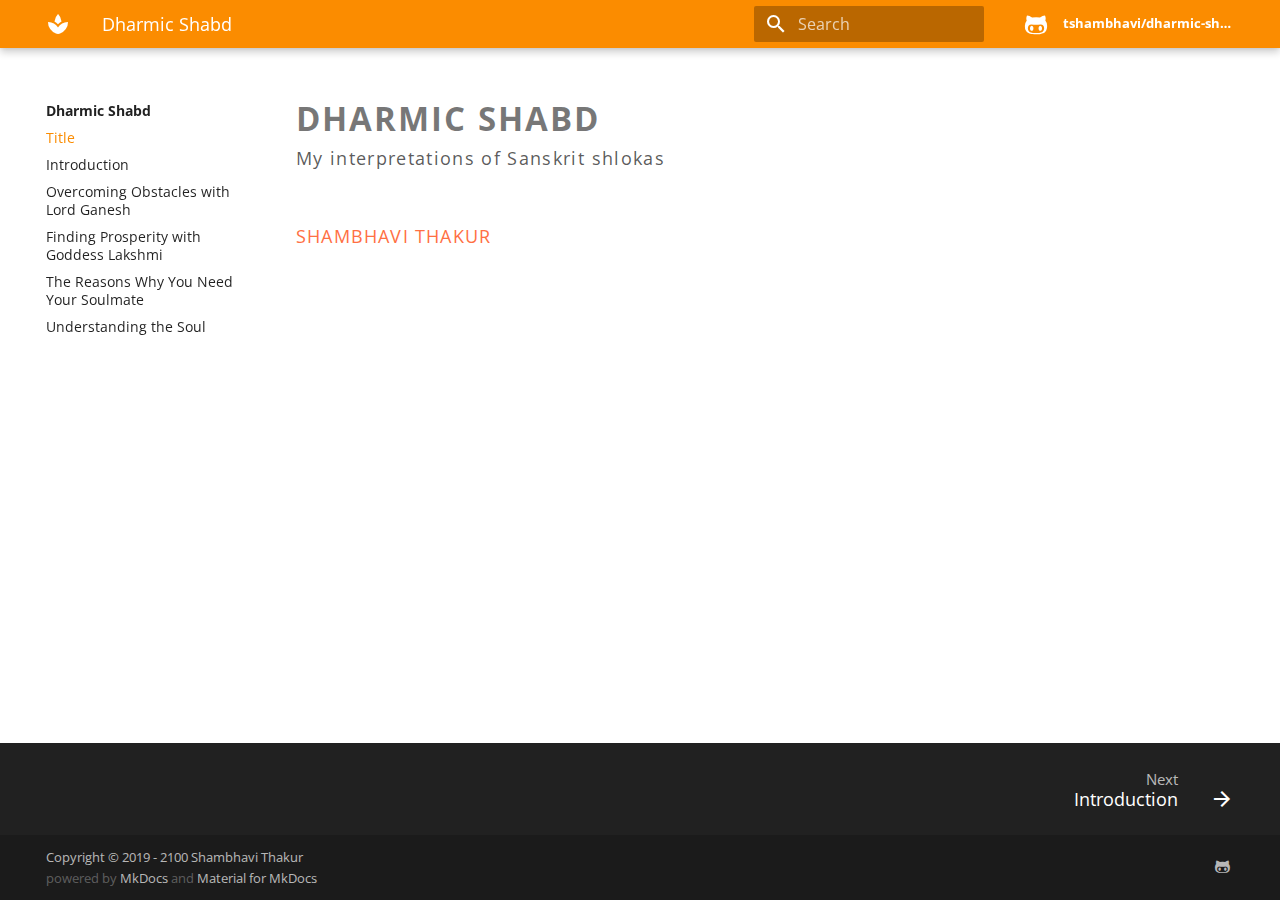
<file: index.html>
<!doctype html><html lang=en class=no-js> <head><meta charset=utf-8><meta name=viewport content="width=device-width,initial-scale=1"><meta http-equiv=x-ua-compatible content="ie=edge"><meta name=description content="My interpretations of Sanskrit shlokas"><link href=https://tshambhavi.github.io/dharmic-shabd/ rel=canonical><meta name=author content="Shambhavi Thakur"><meta name=lang:clipboard.copy content="Copy to clipboard"><meta name=lang:clipboard.copied content="Copied to clipboard"><meta name=lang:search.language content=en><meta name=lang:search.pipeline.stopwords content=True><meta name=lang:search.pipeline.trimmer content=True><meta name=lang:search.result.none content="No matching documents"><meta name=lang:search.result.one content="1 matching document"><meta name=lang:search.result.other content="# matching documents"><meta name=lang:search.tokenizer content=[\s\-]+><link rel="shortcut icon" href=assets/images/favicon.png><meta name=generator content="mkdocs-1.0.4, mkdocs-material-4.4.3"><title>Dharmic Shabd</title><link rel=stylesheet href=assets/stylesheets/application.30686662.css><link rel=stylesheet href=assets/stylesheets/application-palette.a8b3c06d.css><meta name=theme-color content=#fb8c00><script src=assets/javascripts/modernizr.74668098.js></script><link href=https://fonts.gstatic.com rel=preconnect crossorigin><link rel=stylesheet href="https://fonts.googleapis.com/css?family=Open+Sans:300,400,400i,700|Ubuntu+Mono&display=fallback"><style>body,input{font-family:"Open Sans","Helvetica Neue",Helvetica,Arial,sans-serif}code,kbd,pre{font-family:"Ubuntu Mono","Courier New",Courier,monospace}</style><link rel=stylesheet href=assets/fonts/material-icons.css><link rel=stylesheet href=css/extra.css><script>
  window.ga = window.ga || function() {
    (ga.q = ga.q || []).push(arguments)
  }
  ga.l = +new Date
  /* Setup integration and send page view */
  ga("create", "None", "auto")
  ga("set", "anonymizeIp", true)
  ga("send", "pageview")
  /* Register handler to log search on blur */
  document.addEventListener("DOMContentLoaded", () => {
    if (document.forms.search) {
      var query = document.forms.search.query
      query.addEventListener("blur", function() {
        if (this.value) {
          var path = document.location.pathname;
          ga("send", "pageview", path + "?q=" + this.value)
        }
      })
    }
  })
</script><script async src=https://www.google-analytics.com/analytics.js></script></head> <body dir=ltr data-md-color-primary=orange data-md-color-accent=deep-orange> <svg class=md-svg> <defs> <svg xmlns=http://www.w3.org/2000/svg width=416 height=448 viewbox="0 0 416 448" id=__github><path fill=currentColor d="M160 304q0 10-3.125 20.5t-10.75 19T128 352t-18.125-8.5-10.75-19T96 304t3.125-20.5 10.75-19T128 256t18.125 8.5 10.75 19T160 304zm160 0q0 10-3.125 20.5t-10.75 19T288 352t-18.125-8.5-10.75-19T256 304t3.125-20.5 10.75-19T288 256t18.125 8.5 10.75 19T320 304zm40 0q0-30-17.25-51T296 232q-10.25 0-48.75 5.25Q229.5 240 208 240t-39.25-2.75Q130.75 232 120 232q-29.5 0-46.75 21T56 304q0 22 8 38.375t20.25 25.75 30.5 15 35 7.375 37.25 1.75h42q20.5 0 37.25-1.75t35-7.375 30.5-15 20.25-25.75T360 304zm56-44q0 51.75-15.25 82.75-9.5 19.25-26.375 33.25t-35.25 21.5-42.5 11.875-42.875 5.5T212 416q-19.5 0-35.5-.75t-36.875-3.125-38.125-7.5-34.25-12.875T37 371.5t-21.5-28.75Q0 312 0 260q0-59.25 34-99-6.75-20.5-6.75-42.5 0-29 12.75-54.5 27 0 47.5 9.875t47.25 30.875Q171.5 96 212 96q37 0 70 8 26.25-20.5 46.75-30.25T376 64q12.75 25.5 12.75 54.5 0 21.75-6.75 42 34 40 34 99.5z"/></svg> </defs> </svg> <input class=md-toggle data-md-toggle=drawer type=checkbox id=__drawer autocomplete=off> <input class=md-toggle data-md-toggle=search type=checkbox id=__search autocomplete=off> <label class=md-overlay data-md-component=overlay for=__drawer></label> <header class=md-header data-md-component=header> <nav class="md-header-nav md-grid"> <div class=md-flex> <div class="md-flex__cell md-flex__cell--shrink"> <a href=https://tshambhavi.github.io/dharmic-shabd/ title="Dharmic Shabd" class="md-header-nav__button md-logo"> <i class=md-icon>spa</i> </a> </div> <div class="md-flex__cell md-flex__cell--shrink"> <label class="md-icon md-icon--menu md-header-nav__button" for=__drawer></label> </div> <div class="md-flex__cell md-flex__cell--stretch"> <div class="md-flex__ellipsis md-header-nav__title" data-md-component=title> <span class=md-header-nav__topic> Dharmic Shabd </span> <span class=md-header-nav__topic> Title </span> </div> </div> <div class="md-flex__cell md-flex__cell--shrink"> <label class="md-icon md-icon--search md-header-nav__button" for=__search></label> <div class=md-search data-md-component=search role=dialog> <label class=md-search__overlay for=__search></label> <div class=md-search__inner role=search> <form class=md-search__form name=search> <input type=text class=md-search__input name=query placeholder=Search autocapitalize=off autocorrect=off autocomplete=off spellcheck=false data-md-component=query data-md-state=active> <label class="md-icon md-search__icon" for=__search></label> <button type=reset class="md-icon md-search__icon" data-md-component=reset tabindex=-1> &#xE5CD; </button> </form> <div class=md-search__output> <div class=md-search__scrollwrap data-md-scrollfix> <div class=md-search-result data-md-component=result> <div class=md-search-result__meta> Type to start searching </div> <ol class=md-search-result__list></ol> </div> </div> </div> </div> </div> </div> <div class="md-flex__cell md-flex__cell--shrink"> <div class=md-header-nav__source> <a href=https://github.com/tshambhavi/dharmic-shabd title="Go to repository" class=md-source data-md-source=github> <div class=md-source__icon> <svg viewbox="0 0 24 24" width=24 height=24> <use xlink:href=#__github width=24 height=24></use> </svg> </div> <div class=md-source__repository> tshambhavi/dharmic-shabd </div> </a> </div> </div> </div> </nav> </header> <div class=md-container> <main class=md-main role=main> <div class="md-main__inner md-grid" data-md-component=container> <div class="md-sidebar md-sidebar--primary" data-md-component=navigation> <div class=md-sidebar__scrollwrap> <div class=md-sidebar__inner> <nav class="md-nav md-nav--primary" data-md-level=0> <label class="md-nav__title md-nav__title--site" for=__drawer> <a href=https://tshambhavi.github.io/dharmic-shabd/ title="Dharmic Shabd" class="md-nav__button md-logo"> <i class=md-icon>spa</i> </a> Dharmic Shabd </label> <div class=md-nav__source> <a href=https://github.com/tshambhavi/dharmic-shabd title="Go to repository" class=md-source data-md-source=github> <div class=md-source__icon> <svg viewbox="0 0 24 24" width=24 height=24> <use xlink:href=#__github width=24 height=24></use> </svg> </div> <div class=md-source__repository> tshambhavi/dharmic-shabd </div> </a> </div> <ul class=md-nav__list data-md-scrollfix> <li class="md-nav__item md-nav__item--active"> <input class="md-toggle md-nav__toggle" data-md-toggle=toc type=checkbox id=__toc> <a href=. title=Title class="md-nav__link md-nav__link--active"> Title </a> </li> <li class=md-nav__item> <a href=introduction/ title=Introduction class=md-nav__link> Introduction </a> </li> <li class=md-nav__item> <a href=ganesh-stuti/ title="Overcoming Obstacles with Lord Ganesh" class=md-nav__link> Overcoming Obstacles with Lord Ganesh </a> </li> <li class=md-nav__item> <a href=lakshmi-stuti/ title="Finding Prosperity with Goddess Lakshmi" class=md-nav__link> Finding Prosperity with Goddess Lakshmi </a> </li> <li class=md-nav__item> <a href=soulmates/ title="The Reasons Why You Need Your Soulmate" class=md-nav__link> The Reasons Why You Need Your Soulmate </a> </li> <li class=md-nav__item> <a href=understanding-soul/ title="Understanding the Soul" class=md-nav__link> Understanding the Soul </a> </li> </ul> </nav> </div> </div> </div> <div class=md-content> <article class="md-content__inner md-typeset"> <header class=book--details> <h1 style="margin: 0 0 0; font-size:1.625rem; font-weight: bold; letter-spacing: .0625em;text-transform: uppercase">Dharmic Shabd</h1> <p class=book--tagline style="margin-top:.2em; font-size: .8925rem; opacity: .75; letter-spacing: .075em">My interpretations of Sanskrit&nbsp;shlokas</p> <div class=book--byline style="padding-top: 2em"> <address class=author style="font-style: unset; letter-spacing: .075em;"><a rel=author href=https://tshambhavi.github.io style="font-size:.9rem; color: #ff7043; text-transform: uppercase">Shambhavi Thakur</a></address> </div> </header> </article> </div> </div> </main> <footer class=md-footer> <div class=md-footer-nav> <nav class="md-footer-nav__inner md-grid"> <a href=introduction/ title=Introduction class="md-flex md-footer-nav__link md-footer-nav__link--next" rel=next> <div class="md-flex__cell md-flex__cell--stretch md-footer-nav__title"> <span class=md-flex__ellipsis> <span class=md-footer-nav__direction> Next </span> Introduction </span> </div> <div class="md-flex__cell md-flex__cell--shrink"> <i class="md-icon md-icon--arrow-forward md-footer-nav__button"></i> </div> </a> </nav> </div> <div class="md-footer-meta md-typeset"> <div class="md-footer-meta__inner md-grid"> <div class=md-footer-copyright> <div class=md-footer-copyright__highlight> Copyright &copy; 2019 - 2100 Shambhavi Thakur </div> powered by <a href=https://www.mkdocs.org>MkDocs</a> and <a href=https://squidfunk.github.io/mkdocs-material/ > Material for MkDocs</a> </div> <div class=md-footer-social> <link rel=stylesheet href=assets/fonts/font-awesome.css> <a href=https://github.com/tshambhavi class="md-footer-social__link fa fa-github-alt"></a> </div> </div> </div> </footer> </div> <script src=assets/javascripts/application.ac79c3b0.js></script> <script>app.initialize({version:"1.0.4",url:{base:"."}})</script> </body> </html>
</file>
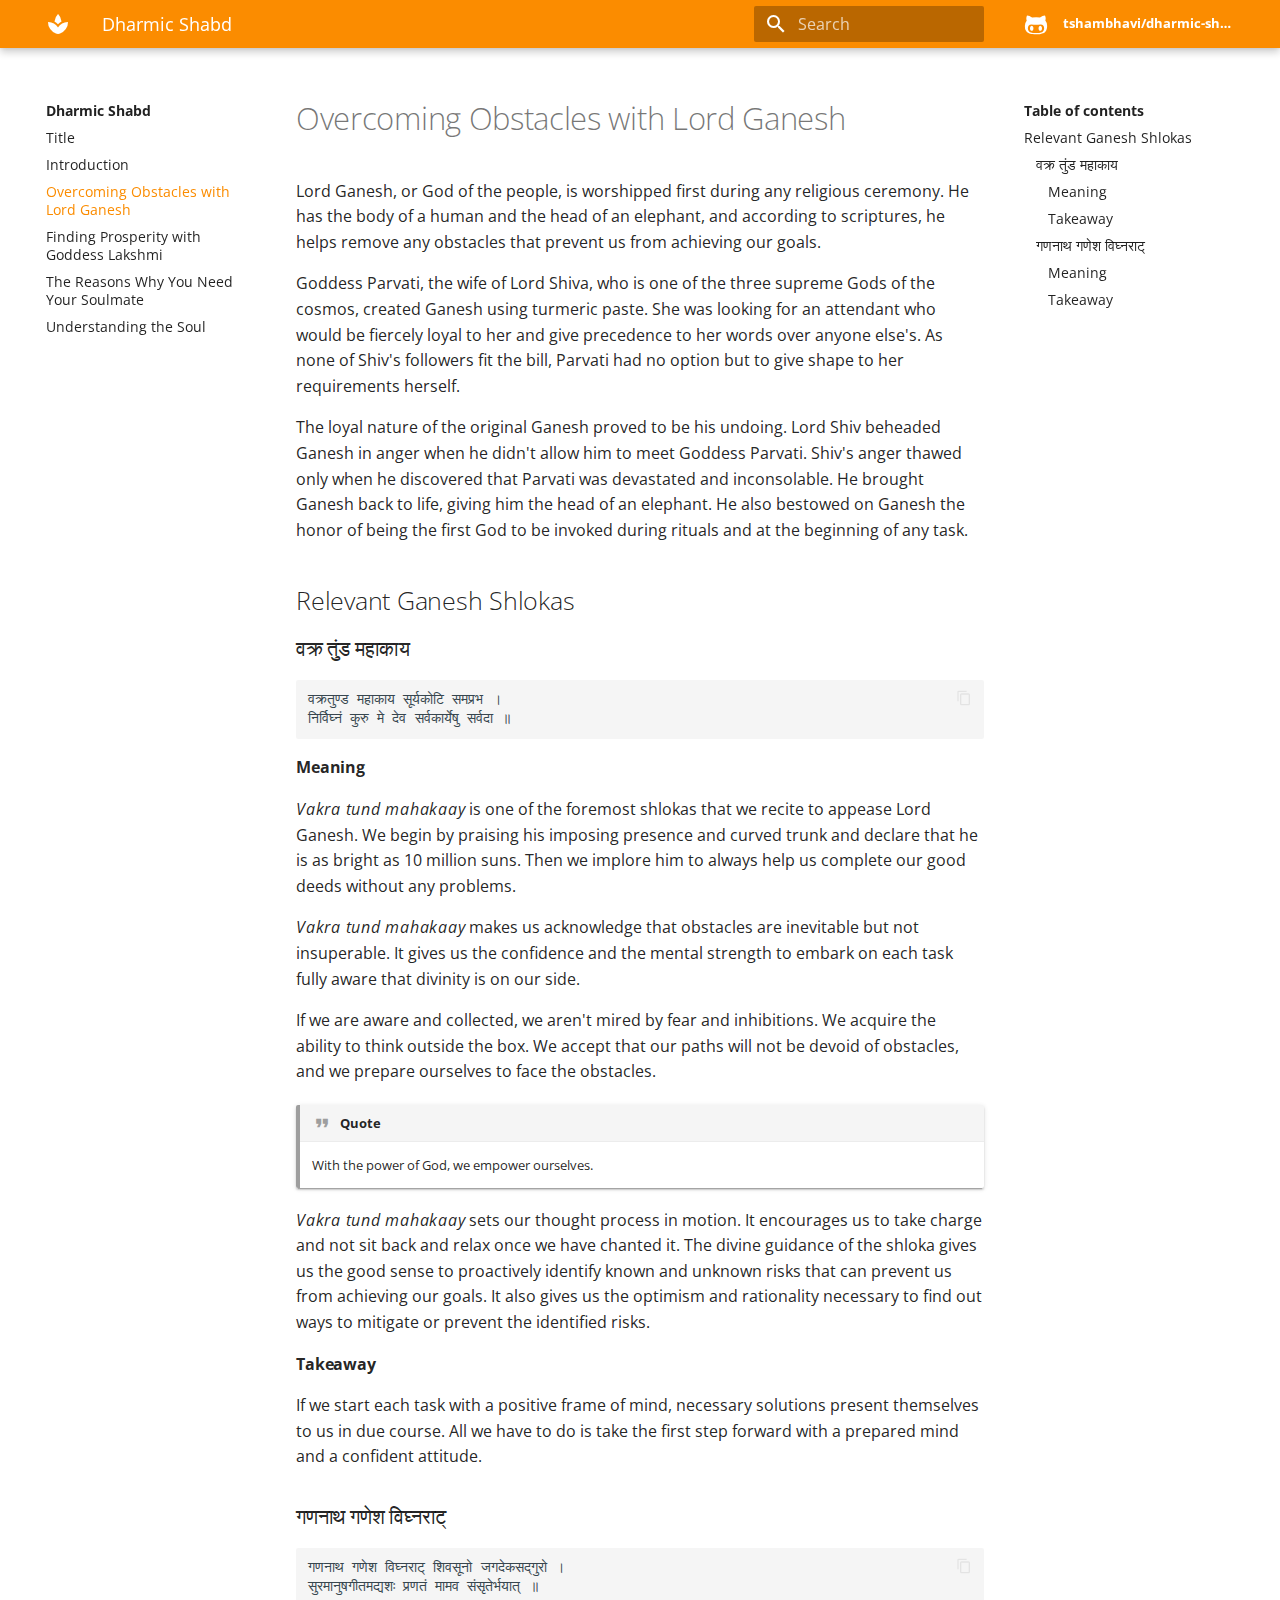
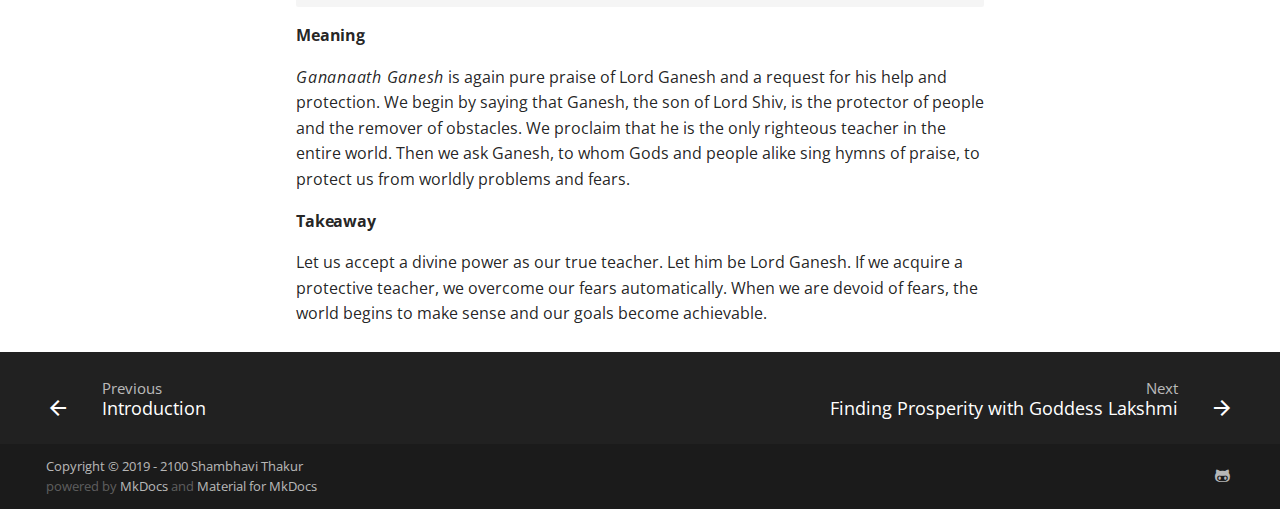
<file: ganesh-stuti/index.html>
<!doctype html><html lang=en class=no-js> <head><meta charset=utf-8><meta name=viewport content="width=device-width,initial-scale=1"><meta http-equiv=x-ua-compatible content="ie=edge"><meta name=description content="My interpretations of Sanskrit shlokas"><link href=https://tshambhavi.github.io/dharmic-shabd/ganesh-stuti/ rel=canonical><meta name=author content="Shambhavi Thakur"><meta name=lang:clipboard.copy content="Copy to clipboard"><meta name=lang:clipboard.copied content="Copied to clipboard"><meta name=lang:search.language content=en><meta name=lang:search.pipeline.stopwords content=True><meta name=lang:search.pipeline.trimmer content=True><meta name=lang:search.result.none content="No matching documents"><meta name=lang:search.result.one content="1 matching document"><meta name=lang:search.result.other content="# matching documents"><meta name=lang:search.tokenizer content=[\s\-]+><link rel="shortcut icon" href=../assets/images/favicon.png><meta name=generator content="mkdocs-1.0.4, mkdocs-material-4.4.3"><title>Overcoming Obstacles with Lord Ganesh - Dharmic Shabd</title><link rel=stylesheet href=../assets/stylesheets/application.30686662.css><link rel=stylesheet href=../assets/stylesheets/application-palette.a8b3c06d.css><meta name=theme-color content=#fb8c00><script src=../assets/javascripts/modernizr.74668098.js></script><link href=https://fonts.gstatic.com rel=preconnect crossorigin><link rel=stylesheet href="https://fonts.googleapis.com/css?family=Open+Sans:300,400,400i,700|Ubuntu+Mono&display=fallback"><style>body,input{font-family:"Open Sans","Helvetica Neue",Helvetica,Arial,sans-serif}code,kbd,pre{font-family:"Ubuntu Mono","Courier New",Courier,monospace}</style><link rel=stylesheet href=../assets/fonts/material-icons.css><link rel=stylesheet href=../css/extra.css><script>
  window.ga = window.ga || function() {
    (ga.q = ga.q || []).push(arguments)
  }
  ga.l = +new Date
  /* Setup integration and send page view */
  ga("create", "None", "auto")
  ga("set", "anonymizeIp", true)
  ga("send", "pageview")
  /* Register handler to log search on blur */
  document.addEventListener("DOMContentLoaded", () => {
    if (document.forms.search) {
      var query = document.forms.search.query
      query.addEventListener("blur", function() {
        if (this.value) {
          var path = document.location.pathname;
          ga("send", "pageview", path + "?q=" + this.value)
        }
      })
    }
  })
</script><script async src=https://www.google-analytics.com/analytics.js></script></head> <body dir=ltr data-md-color-primary=orange data-md-color-accent=deep-orange> <svg class=md-svg> <defs> <svg xmlns=http://www.w3.org/2000/svg width=416 height=448 viewbox="0 0 416 448" id=__github><path fill=currentColor d="M160 304q0 10-3.125 20.5t-10.75 19T128 352t-18.125-8.5-10.75-19T96 304t3.125-20.5 10.75-19T128 256t18.125 8.5 10.75 19T160 304zm160 0q0 10-3.125 20.5t-10.75 19T288 352t-18.125-8.5-10.75-19T256 304t3.125-20.5 10.75-19T288 256t18.125 8.5 10.75 19T320 304zm40 0q0-30-17.25-51T296 232q-10.25 0-48.75 5.25Q229.5 240 208 240t-39.25-2.75Q130.75 232 120 232q-29.5 0-46.75 21T56 304q0 22 8 38.375t20.25 25.75 30.5 15 35 7.375 37.25 1.75h42q20.5 0 37.25-1.75t35-7.375 30.5-15 20.25-25.75T360 304zm56-44q0 51.75-15.25 82.75-9.5 19.25-26.375 33.25t-35.25 21.5-42.5 11.875-42.875 5.5T212 416q-19.5 0-35.5-.75t-36.875-3.125-38.125-7.5-34.25-12.875T37 371.5t-21.5-28.75Q0 312 0 260q0-59.25 34-99-6.75-20.5-6.75-42.5 0-29 12.75-54.5 27 0 47.5 9.875t47.25 30.875Q171.5 96 212 96q37 0 70 8 26.25-20.5 46.75-30.25T376 64q12.75 25.5 12.75 54.5 0 21.75-6.75 42 34 40 34 99.5z"/></svg> </defs> </svg> <input class=md-toggle data-md-toggle=drawer type=checkbox id=__drawer autocomplete=off> <input class=md-toggle data-md-toggle=search type=checkbox id=__search autocomplete=off> <label class=md-overlay data-md-component=overlay for=__drawer></label> <a href=#overcoming-obstacles-with-lord-ganesh tabindex=1 class=md-skip> Skip to content </a> <header class=md-header data-md-component=header> <nav class="md-header-nav md-grid"> <div class=md-flex> <div class="md-flex__cell md-flex__cell--shrink"> <a href=https://tshambhavi.github.io/dharmic-shabd/ title="Dharmic Shabd" class="md-header-nav__button md-logo"> <i class=md-icon>spa</i> </a> </div> <div class="md-flex__cell md-flex__cell--shrink"> <label class="md-icon md-icon--menu md-header-nav__button" for=__drawer></label> </div> <div class="md-flex__cell md-flex__cell--stretch"> <div class="md-flex__ellipsis md-header-nav__title" data-md-component=title> <span class=md-header-nav__topic> Dharmic Shabd </span> <span class=md-header-nav__topic> Overcoming Obstacles with Lord Ganesh </span> </div> </div> <div class="md-flex__cell md-flex__cell--shrink"> <label class="md-icon md-icon--search md-header-nav__button" for=__search></label> <div class=md-search data-md-component=search role=dialog> <label class=md-search__overlay for=__search></label> <div class=md-search__inner role=search> <form class=md-search__form name=search> <input type=text class=md-search__input name=query placeholder=Search autocapitalize=off autocorrect=off autocomplete=off spellcheck=false data-md-component=query data-md-state=active> <label class="md-icon md-search__icon" for=__search></label> <button type=reset class="md-icon md-search__icon" data-md-component=reset tabindex=-1> &#xE5CD; </button> </form> <div class=md-search__output> <div class=md-search__scrollwrap data-md-scrollfix> <div class=md-search-result data-md-component=result> <div class=md-search-result__meta> Type to start searching </div> <ol class=md-search-result__list></ol> </div> </div> </div> </div> </div> </div> <div class="md-flex__cell md-flex__cell--shrink"> <div class=md-header-nav__source> <a href=https://github.com/tshambhavi/dharmic-shabd title="Go to repository" class=md-source data-md-source=github> <div class=md-source__icon> <svg viewbox="0 0 24 24" width=24 height=24> <use xlink:href=#__github width=24 height=24></use> </svg> </div> <div class=md-source__repository> tshambhavi/dharmic-shabd </div> </a> </div> </div> </div> </nav> </header> <div class=md-container> <main class=md-main role=main> <div class="md-main__inner md-grid" data-md-component=container> <div class="md-sidebar md-sidebar--primary" data-md-component=navigation> <div class=md-sidebar__scrollwrap> <div class=md-sidebar__inner> <nav class="md-nav md-nav--primary" data-md-level=0> <label class="md-nav__title md-nav__title--site" for=__drawer> <a href=https://tshambhavi.github.io/dharmic-shabd/ title="Dharmic Shabd" class="md-nav__button md-logo"> <i class=md-icon>spa</i> </a> Dharmic Shabd </label> <div class=md-nav__source> <a href=https://github.com/tshambhavi/dharmic-shabd title="Go to repository" class=md-source data-md-source=github> <div class=md-source__icon> <svg viewbox="0 0 24 24" width=24 height=24> <use xlink:href=#__github width=24 height=24></use> </svg> </div> <div class=md-source__repository> tshambhavi/dharmic-shabd </div> </a> </div> <ul class=md-nav__list data-md-scrollfix> <li class=md-nav__item> <a href=.. title=Title class=md-nav__link> Title </a> </li> <li class=md-nav__item> <a href=../introduction/ title=Introduction class=md-nav__link> Introduction </a> </li> <li class="md-nav__item md-nav__item--active"> <input class="md-toggle md-nav__toggle" data-md-toggle=toc type=checkbox id=__toc> <label class="md-nav__link md-nav__link--active" for=__toc> Overcoming Obstacles with Lord Ganesh </label> <a href=./ title="Overcoming Obstacles with Lord Ganesh" class="md-nav__link md-nav__link--active"> Overcoming Obstacles with Lord Ganesh </a> <nav class="md-nav md-nav--secondary"> <label class=md-nav__title for=__toc>Table of contents</label> <ul class=md-nav__list data-md-scrollfix> <li class=md-nav__item> <a href=#relevant-ganesh-shlokas class=md-nav__link> Relevant Ganesh Shlokas </a> <nav class=md-nav> <ul class=md-nav__list> <li class=md-nav__item> <a href=#_1 class=md-nav__link> वक्र तुंड महाकाय </a> <nav class=md-nav> <ul class=md-nav__list> <li class=md-nav__item> <a href=#meaning class=md-nav__link> Meaning </a> </li> <li class=md-nav__item> <a href=#takeaway class=md-nav__link> Takeaway </a> </li> </ul> </nav> </li> <li class=md-nav__item> <a href=#_2 class=md-nav__link> गणनाथ गणेश विघ्नराट् </a> <nav class=md-nav> <ul class=md-nav__list> <li class=md-nav__item> <a href=#meaning_1 class=md-nav__link> Meaning </a> </li> <li class=md-nav__item> <a href=#takeaway_1 class=md-nav__link> Takeaway </a> </li> </ul> </nav> </li> </ul> </nav> </li> </ul> </nav> </li> <li class=md-nav__item> <a href=../lakshmi-stuti/ title="Finding Prosperity with Goddess Lakshmi" class=md-nav__link> Finding Prosperity with Goddess Lakshmi </a> </li> <li class=md-nav__item> <a href=../soulmates/ title="The Reasons Why You Need Your Soulmate" class=md-nav__link> The Reasons Why You Need Your Soulmate </a> </li> <li class=md-nav__item> <a href=../understanding-soul/ title="Understanding the Soul" class=md-nav__link> Understanding the Soul </a> </li> </ul> </nav> </div> </div> </div> <div class="md-sidebar md-sidebar--secondary" data-md-component=toc> <div class=md-sidebar__scrollwrap> <div class=md-sidebar__inner> <nav class="md-nav md-nav--secondary"> <label class=md-nav__title for=__toc>Table of contents</label> <ul class=md-nav__list data-md-scrollfix> <li class=md-nav__item> <a href=#relevant-ganesh-shlokas class=md-nav__link> Relevant Ganesh Shlokas </a> <nav class=md-nav> <ul class=md-nav__list> <li class=md-nav__item> <a href=#_1 class=md-nav__link> वक्र तुंड महाकाय </a> <nav class=md-nav> <ul class=md-nav__list> <li class=md-nav__item> <a href=#meaning class=md-nav__link> Meaning </a> </li> <li class=md-nav__item> <a href=#takeaway class=md-nav__link> Takeaway </a> </li> </ul> </nav> </li> <li class=md-nav__item> <a href=#_2 class=md-nav__link> गणनाथ गणेश विघ्नराट् </a> <nav class=md-nav> <ul class=md-nav__list> <li class=md-nav__item> <a href=#meaning_1 class=md-nav__link> Meaning </a> </li> <li class=md-nav__item> <a href=#takeaway_1 class=md-nav__link> Takeaway </a> </li> </ul> </nav> </li> </ul> </nav> </li> </ul> </nav> </div> </div> </div> <div class=md-content> <article class="md-content__inner md-typeset"> <h1 id=overcoming-obstacles-with-lord-ganesh>Overcoming Obstacles with Lord Ganesh<a class=headerlink href=#overcoming-obstacles-with-lord-ganesh title="Permanent link">&para;</a></h1> <p>Lord Ganesh, or God of the people, is worshipped first during any religious ceremony. He has the body of a human and the head of an elephant, and according to scriptures, he helps remove any obstacles that prevent us from achieving our&nbsp;goals.</p> <p>Goddess Parvati, the wife of Lord Shiva, who is one of the three supreme Gods of the cosmos, created Ganesh using turmeric paste. She was looking for an attendant who would be fiercely loyal to her and give precedence to her words over anyone else's. As none of Shiv's followers fit the bill, Parvati had no option but to give shape to her requirements herself.</p> <p>The loyal nature of the original Ganesh proved to be his undoing. Lord Shiv beheaded Ganesh in anger when he didn't allow him to meet Goddess Parvati. Shiv's anger thawed only when he discovered that Parvati was devastated and inconsolable. He brought Ganesh back to life, giving him the head of an elephant. He also bestowed on Ganesh the honor of being the first God to be invoked during rituals and at the beginning of any&nbsp;task.</p> <h2 id=relevant-ganesh-shlokas>Relevant Ganesh Shlokas<a class=headerlink href=#relevant-ganesh-shlokas title="Permanent link">&para;</a></h2> <h3 id=_1>वक्र तुंड महाकाय<a class=headerlink href=#_1 title="Permanent link">&para;</a></h3> <div class=codehilite><pre><span></span>वक्रतुण्ड महाकाय सूर्यकोटि समप्रभ ।  
निर्विघ्नं कुरु मे देव सर्वकार्येषु सर्वदा ॥
</pre></div> <h4 id=meaning>Meaning<a class=headerlink href=#meaning title="Permanent link">&para;</a></h4> <p><em>Vakra tund mahakaay</em> is one of the foremost shlokas that we recite to appease Lord Ganesh. We begin by praising his imposing presence and curved trunk and declare that he is as bright as 10 million suns. Then we implore him to always help us complete our good deeds without any problems.</p> <p><em>Vakra tund mahakaay</em> makes us acknowledge that obstacles are inevitable but not insuperable. It gives us the confidence and the mental strength to embark on each task fully aware that divinity is on our&nbsp;side.</p> <p>If we are aware and collected, we aren't mired by fear and inhibitions. We acquire the ability to think outside the box. We accept that our paths will not be devoid of obstacles, and we prepare ourselves to face the obstacles. </p> <div class="admonition quote"> <p class=admonition-title>Quote</p> <p>With the power of God, we empower ourselves.</p> </div> <p><em>Vakra tund mahakaay</em> sets our thought process in motion. It encourages us to take charge and not sit back and relax once we have chanted it. The divine guidance of the shloka gives us the good sense to proactively identify known and unknown risks that can prevent us from achieving our goals. It also gives us the optimism and rationality necessary to find out ways to mitigate or prevent the identified&nbsp;risks.</p> <h4 id=takeaway>Takeaway<a class=headerlink href=#takeaway title="Permanent link">&para;</a></h4> <p>If we start each task with a positive frame of mind, necessary solutions present themselves to us in due course. All we have to do is take the first step forward with a prepared mind and a confident attitude.</p> <h3 id=_2>गणनाथ गणेश विघ्नराट्<a class=headerlink href=#_2 title="Permanent link">&para;</a></h3> <div class=codehilite><pre><span></span>गणनाथ गणेश विघ्नराट् शिवसूनो जगदेकसद्गुरो ।  
सुरमानुषगीतमद्यशः प्रणतं मामव संसृतेर्भयात् ॥
</pre></div> <h4 id=meaning_1>Meaning<a class=headerlink href=#meaning_1 title="Permanent link">&para;</a></h4> <p><em>Gananaath Ganesh</em> is again pure praise of Lord Ganesh and a request for his help and protection. We begin by saying that Ganesh, the son of Lord Shiv, is the protector of people and the remover of obstacles. We proclaim that he is the only righteous teacher in the entire world. Then we ask Ganesh, to whom Gods and people alike sing hymns of praise, to protect us from worldly problems and&nbsp;fears.</p> <h4 id=takeaway_1>Takeaway<a class=headerlink href=#takeaway_1 title="Permanent link">&para;</a></h4> <p>Let us accept a divine power as our true teacher. Let him be Lord Ganesh. If we acquire a protective teacher, we overcome our fears automatically. When we are devoid of fears, the world begins to make sense and our goals become achievable.</p> </article> </div> </div> </main> <footer class=md-footer> <div class=md-footer-nav> <nav class="md-footer-nav__inner md-grid"> <a href=../introduction/ title=Introduction class="md-flex md-footer-nav__link md-footer-nav__link--prev" rel=prev> <div class="md-flex__cell md-flex__cell--shrink"> <i class="md-icon md-icon--arrow-back md-footer-nav__button"></i> </div> <div class="md-flex__cell md-flex__cell--stretch md-footer-nav__title"> <span class=md-flex__ellipsis> <span class=md-footer-nav__direction> Previous </span> Introduction </span> </div> </a> <a href=../lakshmi-stuti/ title="Finding Prosperity with Goddess Lakshmi" class="md-flex md-footer-nav__link md-footer-nav__link--next" rel=next> <div class="md-flex__cell md-flex__cell--stretch md-footer-nav__title"> <span class=md-flex__ellipsis> <span class=md-footer-nav__direction> Next </span> Finding Prosperity with Goddess Lakshmi </span> </div> <div class="md-flex__cell md-flex__cell--shrink"> <i class="md-icon md-icon--arrow-forward md-footer-nav__button"></i> </div> </a> </nav> </div> <div class="md-footer-meta md-typeset"> <div class="md-footer-meta__inner md-grid"> <div class=md-footer-copyright> <div class=md-footer-copyright__highlight> Copyright &copy; 2019 - 2100 Shambhavi Thakur </div> powered by <a href=https://www.mkdocs.org>MkDocs</a> and <a href=https://squidfunk.github.io/mkdocs-material/ > Material for MkDocs</a> </div> <div class=md-footer-social> <link rel=stylesheet href=../assets/fonts/font-awesome.css> <a href=https://github.com/tshambhavi class="md-footer-social__link fa fa-github-alt"></a> </div> </div> </div> </footer> </div> <script src=../assets/javascripts/application.ac79c3b0.js></script> <script>app.initialize({version:"1.0.4",url:{base:".."}})</script> </body> </html>
</file>
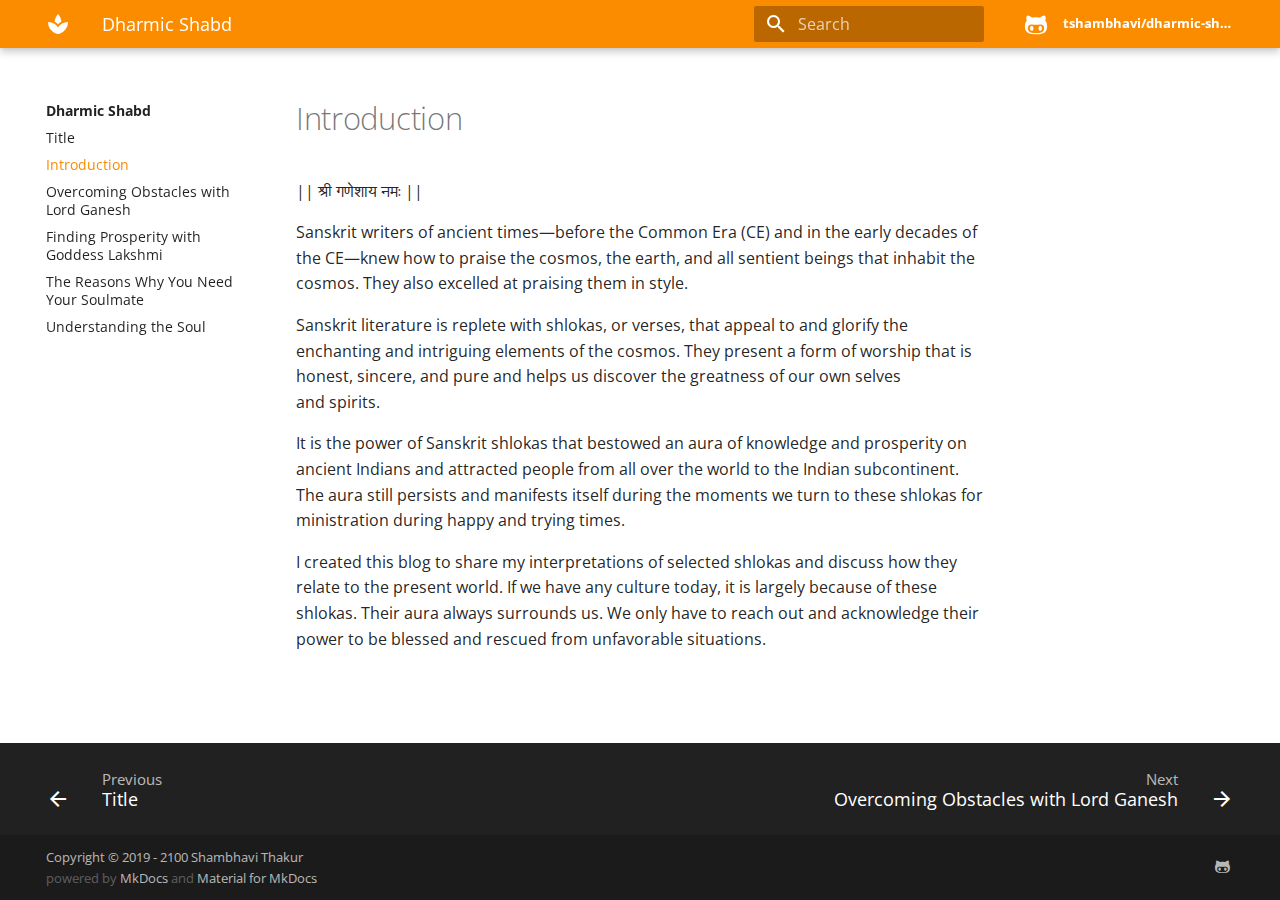
<file: introduction/index.html>
<!doctype html><html lang=en class=no-js> <head><meta charset=utf-8><meta name=viewport content="width=device-width,initial-scale=1"><meta http-equiv=x-ua-compatible content="ie=edge"><meta name=description content="My interpretations of Sanskrit shlokas"><link href=https://tshambhavi.github.io/dharmic-shabd/introduction/ rel=canonical><meta name=author content="Shambhavi Thakur"><meta name=lang:clipboard.copy content="Copy to clipboard"><meta name=lang:clipboard.copied content="Copied to clipboard"><meta name=lang:search.language content=en><meta name=lang:search.pipeline.stopwords content=True><meta name=lang:search.pipeline.trimmer content=True><meta name=lang:search.result.none content="No matching documents"><meta name=lang:search.result.one content="1 matching document"><meta name=lang:search.result.other content="# matching documents"><meta name=lang:search.tokenizer content=[\s\-]+><link rel="shortcut icon" href=../assets/images/favicon.png><meta name=generator content="mkdocs-1.0.4, mkdocs-material-4.4.3"><title>Introduction - Dharmic Shabd</title><link rel=stylesheet href=../assets/stylesheets/application.30686662.css><link rel=stylesheet href=../assets/stylesheets/application-palette.a8b3c06d.css><meta name=theme-color content=#fb8c00><script src=../assets/javascripts/modernizr.74668098.js></script><link href=https://fonts.gstatic.com rel=preconnect crossorigin><link rel=stylesheet href="https://fonts.googleapis.com/css?family=Open+Sans:300,400,400i,700|Ubuntu+Mono&display=fallback"><style>body,input{font-family:"Open Sans","Helvetica Neue",Helvetica,Arial,sans-serif}code,kbd,pre{font-family:"Ubuntu Mono","Courier New",Courier,monospace}</style><link rel=stylesheet href=../assets/fonts/material-icons.css><link rel=stylesheet href=../css/extra.css><script>
  window.ga = window.ga || function() {
    (ga.q = ga.q || []).push(arguments)
  }
  ga.l = +new Date
  /* Setup integration and send page view */
  ga("create", "None", "auto")
  ga("set", "anonymizeIp", true)
  ga("send", "pageview")
  /* Register handler to log search on blur */
  document.addEventListener("DOMContentLoaded", () => {
    if (document.forms.search) {
      var query = document.forms.search.query
      query.addEventListener("blur", function() {
        if (this.value) {
          var path = document.location.pathname;
          ga("send", "pageview", path + "?q=" + this.value)
        }
      })
    }
  })
</script><script async src=https://www.google-analytics.com/analytics.js></script></head> <body dir=ltr data-md-color-primary=orange data-md-color-accent=deep-orange> <svg class=md-svg> <defs> <svg xmlns=http://www.w3.org/2000/svg width=416 height=448 viewbox="0 0 416 448" id=__github><path fill=currentColor d="M160 304q0 10-3.125 20.5t-10.75 19T128 352t-18.125-8.5-10.75-19T96 304t3.125-20.5 10.75-19T128 256t18.125 8.5 10.75 19T160 304zm160 0q0 10-3.125 20.5t-10.75 19T288 352t-18.125-8.5-10.75-19T256 304t3.125-20.5 10.75-19T288 256t18.125 8.5 10.75 19T320 304zm40 0q0-30-17.25-51T296 232q-10.25 0-48.75 5.25Q229.5 240 208 240t-39.25-2.75Q130.75 232 120 232q-29.5 0-46.75 21T56 304q0 22 8 38.375t20.25 25.75 30.5 15 35 7.375 37.25 1.75h42q20.5 0 37.25-1.75t35-7.375 30.5-15 20.25-25.75T360 304zm56-44q0 51.75-15.25 82.75-9.5 19.25-26.375 33.25t-35.25 21.5-42.5 11.875-42.875 5.5T212 416q-19.5 0-35.5-.75t-36.875-3.125-38.125-7.5-34.25-12.875T37 371.5t-21.5-28.75Q0 312 0 260q0-59.25 34-99-6.75-20.5-6.75-42.5 0-29 12.75-54.5 27 0 47.5 9.875t47.25 30.875Q171.5 96 212 96q37 0 70 8 26.25-20.5 46.75-30.25T376 64q12.75 25.5 12.75 54.5 0 21.75-6.75 42 34 40 34 99.5z"/></svg> </defs> </svg> <input class=md-toggle data-md-toggle=drawer type=checkbox id=__drawer autocomplete=off> <input class=md-toggle data-md-toggle=search type=checkbox id=__search autocomplete=off> <label class=md-overlay data-md-component=overlay for=__drawer></label> <a href=#introduction tabindex=1 class=md-skip> Skip to content </a> <header class=md-header data-md-component=header> <nav class="md-header-nav md-grid"> <div class=md-flex> <div class="md-flex__cell md-flex__cell--shrink"> <a href=https://tshambhavi.github.io/dharmic-shabd/ title="Dharmic Shabd" class="md-header-nav__button md-logo"> <i class=md-icon>spa</i> </a> </div> <div class="md-flex__cell md-flex__cell--shrink"> <label class="md-icon md-icon--menu md-header-nav__button" for=__drawer></label> </div> <div class="md-flex__cell md-flex__cell--stretch"> <div class="md-flex__ellipsis md-header-nav__title" data-md-component=title> <span class=md-header-nav__topic> Dharmic Shabd </span> <span class=md-header-nav__topic> Introduction </span> </div> </div> <div class="md-flex__cell md-flex__cell--shrink"> <label class="md-icon md-icon--search md-header-nav__button" for=__search></label> <div class=md-search data-md-component=search role=dialog> <label class=md-search__overlay for=__search></label> <div class=md-search__inner role=search> <form class=md-search__form name=search> <input type=text class=md-search__input name=query placeholder=Search autocapitalize=off autocorrect=off autocomplete=off spellcheck=false data-md-component=query data-md-state=active> <label class="md-icon md-search__icon" for=__search></label> <button type=reset class="md-icon md-search__icon" data-md-component=reset tabindex=-1> &#xE5CD; </button> </form> <div class=md-search__output> <div class=md-search__scrollwrap data-md-scrollfix> <div class=md-search-result data-md-component=result> <div class=md-search-result__meta> Type to start searching </div> <ol class=md-search-result__list></ol> </div> </div> </div> </div> </div> </div> <div class="md-flex__cell md-flex__cell--shrink"> <div class=md-header-nav__source> <a href=https://github.com/tshambhavi/dharmic-shabd title="Go to repository" class=md-source data-md-source=github> <div class=md-source__icon> <svg viewbox="0 0 24 24" width=24 height=24> <use xlink:href=#__github width=24 height=24></use> </svg> </div> <div class=md-source__repository> tshambhavi/dharmic-shabd </div> </a> </div> </div> </div> </nav> </header> <div class=md-container> <main class=md-main role=main> <div class="md-main__inner md-grid" data-md-component=container> <div class="md-sidebar md-sidebar--primary" data-md-component=navigation> <div class=md-sidebar__scrollwrap> <div class=md-sidebar__inner> <nav class="md-nav md-nav--primary" data-md-level=0> <label class="md-nav__title md-nav__title--site" for=__drawer> <a href=https://tshambhavi.github.io/dharmic-shabd/ title="Dharmic Shabd" class="md-nav__button md-logo"> <i class=md-icon>spa</i> </a> Dharmic Shabd </label> <div class=md-nav__source> <a href=https://github.com/tshambhavi/dharmic-shabd title="Go to repository" class=md-source data-md-source=github> <div class=md-source__icon> <svg viewbox="0 0 24 24" width=24 height=24> <use xlink:href=#__github width=24 height=24></use> </svg> </div> <div class=md-source__repository> tshambhavi/dharmic-shabd </div> </a> </div> <ul class=md-nav__list data-md-scrollfix> <li class=md-nav__item> <a href=.. title=Title class=md-nav__link> Title </a> </li> <li class="md-nav__item md-nav__item--active"> <input class="md-toggle md-nav__toggle" data-md-toggle=toc type=checkbox id=__toc> <a href=./ title=Introduction class="md-nav__link md-nav__link--active"> Introduction </a> </li> <li class=md-nav__item> <a href=../ganesh-stuti/ title="Overcoming Obstacles with Lord Ganesh" class=md-nav__link> Overcoming Obstacles with Lord Ganesh </a> </li> <li class=md-nav__item> <a href=../lakshmi-stuti/ title="Finding Prosperity with Goddess Lakshmi" class=md-nav__link> Finding Prosperity with Goddess Lakshmi </a> </li> <li class=md-nav__item> <a href=../soulmates/ title="The Reasons Why You Need Your Soulmate" class=md-nav__link> The Reasons Why You Need Your Soulmate </a> </li> <li class=md-nav__item> <a href=../understanding-soul/ title="Understanding the Soul" class=md-nav__link> Understanding the Soul </a> </li> </ul> </nav> </div> </div> </div> <div class="md-sidebar md-sidebar--secondary" data-md-component=toc> <div class=md-sidebar__scrollwrap> <div class=md-sidebar__inner> <nav class="md-nav md-nav--secondary"> </nav> </div> </div> </div> <div class=md-content> <article class="md-content__inner md-typeset"> <h1 id=introduction>Introduction<a class=headerlink href=#introduction title="Permanent link">&para;</a></h1> <p>|| श्री गणेशाय नमः ||</p> <p>Sanskrit writers of ancient times—before the Common Era (CE) and in the early decades of the CE—knew how to praise the cosmos, the earth, and all sentient beings that inhabit the cosmos. They also excelled at praising them in&nbsp;style.</p> <p>Sanskrit literature is replete with shlokas, or verses, that appeal to and glorify the enchanting and intriguing elements of the cosmos. They present a form of worship that is honest, sincere, and pure and helps us discover the greatness of our own selves and&nbsp;spirits.</p> <p>It is the power of Sanskrit shlokas that bestowed an aura of knowledge and prosperity on ancient Indians and attracted people from all over the world to the Indian subcontinent. The aura still persists and manifests itself during the moments we turn to these shlokas for ministration during happy and trying&nbsp;times.</p> <p>I created this blog to share my interpretations of selected shlokas and discuss how they relate to the present world. If we have any culture today, it is largely because of these shlokas. Their aura always surrounds us. We only have to reach out and acknowledge their power to be blessed and rescued from unfavorable situations.</p> </article> </div> </div> </main> <footer class=md-footer> <div class=md-footer-nav> <nav class="md-footer-nav__inner md-grid"> <a href=.. title=Title class="md-flex md-footer-nav__link md-footer-nav__link--prev" rel=prev> <div class="md-flex__cell md-flex__cell--shrink"> <i class="md-icon md-icon--arrow-back md-footer-nav__button"></i> </div> <div class="md-flex__cell md-flex__cell--stretch md-footer-nav__title"> <span class=md-flex__ellipsis> <span class=md-footer-nav__direction> Previous </span> Title </span> </div> </a> <a href=../ganesh-stuti/ title="Overcoming Obstacles with Lord Ganesh" class="md-flex md-footer-nav__link md-footer-nav__link--next" rel=next> <div class="md-flex__cell md-flex__cell--stretch md-footer-nav__title"> <span class=md-flex__ellipsis> <span class=md-footer-nav__direction> Next </span> Overcoming Obstacles with Lord Ganesh </span> </div> <div class="md-flex__cell md-flex__cell--shrink"> <i class="md-icon md-icon--arrow-forward md-footer-nav__button"></i> </div> </a> </nav> </div> <div class="md-footer-meta md-typeset"> <div class="md-footer-meta__inner md-grid"> <div class=md-footer-copyright> <div class=md-footer-copyright__highlight> Copyright &copy; 2019 - 2100 Shambhavi Thakur </div> powered by <a href=https://www.mkdocs.org>MkDocs</a> and <a href=https://squidfunk.github.io/mkdocs-material/ > Material for MkDocs</a> </div> <div class=md-footer-social> <link rel=stylesheet href=../assets/fonts/font-awesome.css> <a href=https://github.com/tshambhavi class="md-footer-social__link fa fa-github-alt"></a> </div> </div> </div> </footer> </div> <script src=../assets/javascripts/application.ac79c3b0.js></script> <script>app.initialize({version:"1.0.4",url:{base:".."}})</script> </body> </html>
</file>
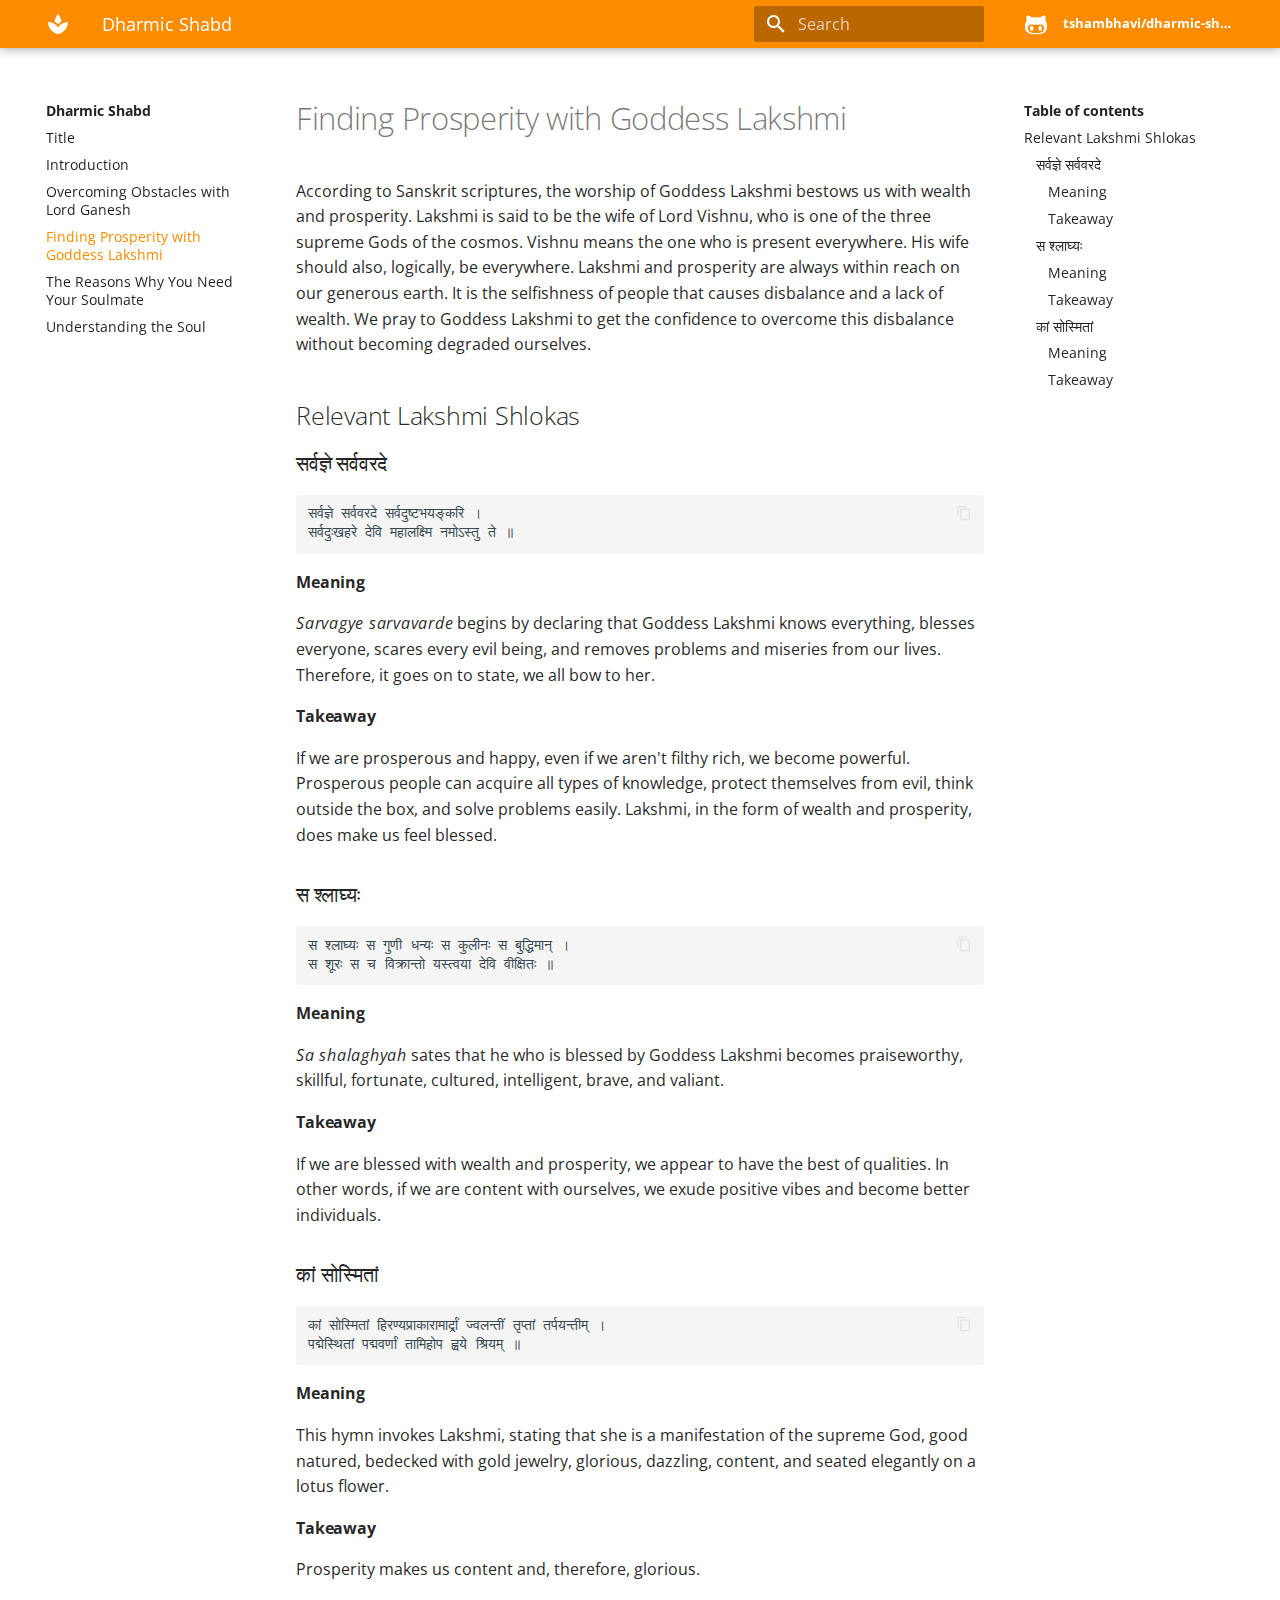
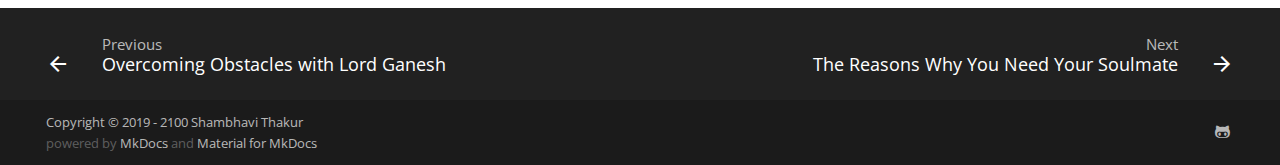
<file: lakshmi-stuti/index.html>
<!doctype html><html lang=en class=no-js> <head><meta charset=utf-8><meta name=viewport content="width=device-width,initial-scale=1"><meta http-equiv=x-ua-compatible content="ie=edge"><meta name=description content="My interpretations of Sanskrit shlokas"><link href=https://tshambhavi.github.io/dharmic-shabd/lakshmi-stuti/ rel=canonical><meta name=author content="Shambhavi Thakur"><meta name=lang:clipboard.copy content="Copy to clipboard"><meta name=lang:clipboard.copied content="Copied to clipboard"><meta name=lang:search.language content=en><meta name=lang:search.pipeline.stopwords content=True><meta name=lang:search.pipeline.trimmer content=True><meta name=lang:search.result.none content="No matching documents"><meta name=lang:search.result.one content="1 matching document"><meta name=lang:search.result.other content="# matching documents"><meta name=lang:search.tokenizer content=[\s\-]+><link rel="shortcut icon" href=../assets/images/favicon.png><meta name=generator content="mkdocs-1.0.4, mkdocs-material-4.4.3"><title>Finding Prosperity with Goddess Lakshmi - Dharmic Shabd</title><link rel=stylesheet href=../assets/stylesheets/application.30686662.css><link rel=stylesheet href=../assets/stylesheets/application-palette.a8b3c06d.css><meta name=theme-color content=#fb8c00><script src=../assets/javascripts/modernizr.74668098.js></script><link href=https://fonts.gstatic.com rel=preconnect crossorigin><link rel=stylesheet href="https://fonts.googleapis.com/css?family=Open+Sans:300,400,400i,700|Ubuntu+Mono&display=fallback"><style>body,input{font-family:"Open Sans","Helvetica Neue",Helvetica,Arial,sans-serif}code,kbd,pre{font-family:"Ubuntu Mono","Courier New",Courier,monospace}</style><link rel=stylesheet href=../assets/fonts/material-icons.css><link rel=stylesheet href=../css/extra.css><script>
  window.ga = window.ga || function() {
    (ga.q = ga.q || []).push(arguments)
  }
  ga.l = +new Date
  /* Setup integration and send page view */
  ga("create", "None", "auto")
  ga("set", "anonymizeIp", true)
  ga("send", "pageview")
  /* Register handler to log search on blur */
  document.addEventListener("DOMContentLoaded", () => {
    if (document.forms.search) {
      var query = document.forms.search.query
      query.addEventListener("blur", function() {
        if (this.value) {
          var path = document.location.pathname;
          ga("send", "pageview", path + "?q=" + this.value)
        }
      })
    }
  })
</script><script async src=https://www.google-analytics.com/analytics.js></script></head> <body dir=ltr data-md-color-primary=orange data-md-color-accent=deep-orange> <svg class=md-svg> <defs> <svg xmlns=http://www.w3.org/2000/svg width=416 height=448 viewbox="0 0 416 448" id=__github><path fill=currentColor d="M160 304q0 10-3.125 20.5t-10.75 19T128 352t-18.125-8.5-10.75-19T96 304t3.125-20.5 10.75-19T128 256t18.125 8.5 10.75 19T160 304zm160 0q0 10-3.125 20.5t-10.75 19T288 352t-18.125-8.5-10.75-19T256 304t3.125-20.5 10.75-19T288 256t18.125 8.5 10.75 19T320 304zm40 0q0-30-17.25-51T296 232q-10.25 0-48.75 5.25Q229.5 240 208 240t-39.25-2.75Q130.75 232 120 232q-29.5 0-46.75 21T56 304q0 22 8 38.375t20.25 25.75 30.5 15 35 7.375 37.25 1.75h42q20.5 0 37.25-1.75t35-7.375 30.5-15 20.25-25.75T360 304zm56-44q0 51.75-15.25 82.75-9.5 19.25-26.375 33.25t-35.25 21.5-42.5 11.875-42.875 5.5T212 416q-19.5 0-35.5-.75t-36.875-3.125-38.125-7.5-34.25-12.875T37 371.5t-21.5-28.75Q0 312 0 260q0-59.25 34-99-6.75-20.5-6.75-42.5 0-29 12.75-54.5 27 0 47.5 9.875t47.25 30.875Q171.5 96 212 96q37 0 70 8 26.25-20.5 46.75-30.25T376 64q12.75 25.5 12.75 54.5 0 21.75-6.75 42 34 40 34 99.5z"/></svg> </defs> </svg> <input class=md-toggle data-md-toggle=drawer type=checkbox id=__drawer autocomplete=off> <input class=md-toggle data-md-toggle=search type=checkbox id=__search autocomplete=off> <label class=md-overlay data-md-component=overlay for=__drawer></label> <a href=#finding-prosperity-with-goddess-lakshmi tabindex=1 class=md-skip> Skip to content </a> <header class=md-header data-md-component=header> <nav class="md-header-nav md-grid"> <div class=md-flex> <div class="md-flex__cell md-flex__cell--shrink"> <a href=https://tshambhavi.github.io/dharmic-shabd/ title="Dharmic Shabd" class="md-header-nav__button md-logo"> <i class=md-icon>spa</i> </a> </div> <div class="md-flex__cell md-flex__cell--shrink"> <label class="md-icon md-icon--menu md-header-nav__button" for=__drawer></label> </div> <div class="md-flex__cell md-flex__cell--stretch"> <div class="md-flex__ellipsis md-header-nav__title" data-md-component=title> <span class=md-header-nav__topic> Dharmic Shabd </span> <span class=md-header-nav__topic> Finding Prosperity with Goddess Lakshmi </span> </div> </div> <div class="md-flex__cell md-flex__cell--shrink"> <label class="md-icon md-icon--search md-header-nav__button" for=__search></label> <div class=md-search data-md-component=search role=dialog> <label class=md-search__overlay for=__search></label> <div class=md-search__inner role=search> <form class=md-search__form name=search> <input type=text class=md-search__input name=query placeholder=Search autocapitalize=off autocorrect=off autocomplete=off spellcheck=false data-md-component=query data-md-state=active> <label class="md-icon md-search__icon" for=__search></label> <button type=reset class="md-icon md-search__icon" data-md-component=reset tabindex=-1> &#xE5CD; </button> </form> <div class=md-search__output> <div class=md-search__scrollwrap data-md-scrollfix> <div class=md-search-result data-md-component=result> <div class=md-search-result__meta> Type to start searching </div> <ol class=md-search-result__list></ol> </div> </div> </div> </div> </div> </div> <div class="md-flex__cell md-flex__cell--shrink"> <div class=md-header-nav__source> <a href=https://github.com/tshambhavi/dharmic-shabd title="Go to repository" class=md-source data-md-source=github> <div class=md-source__icon> <svg viewbox="0 0 24 24" width=24 height=24> <use xlink:href=#__github width=24 height=24></use> </svg> </div> <div class=md-source__repository> tshambhavi/dharmic-shabd </div> </a> </div> </div> </div> </nav> </header> <div class=md-container> <main class=md-main role=main> <div class="md-main__inner md-grid" data-md-component=container> <div class="md-sidebar md-sidebar--primary" data-md-component=navigation> <div class=md-sidebar__scrollwrap> <div class=md-sidebar__inner> <nav class="md-nav md-nav--primary" data-md-level=0> <label class="md-nav__title md-nav__title--site" for=__drawer> <a href=https://tshambhavi.github.io/dharmic-shabd/ title="Dharmic Shabd" class="md-nav__button md-logo"> <i class=md-icon>spa</i> </a> Dharmic Shabd </label> <div class=md-nav__source> <a href=https://github.com/tshambhavi/dharmic-shabd title="Go to repository" class=md-source data-md-source=github> <div class=md-source__icon> <svg viewbox="0 0 24 24" width=24 height=24> <use xlink:href=#__github width=24 height=24></use> </svg> </div> <div class=md-source__repository> tshambhavi/dharmic-shabd </div> </a> </div> <ul class=md-nav__list data-md-scrollfix> <li class=md-nav__item> <a href=.. title=Title class=md-nav__link> Title </a> </li> <li class=md-nav__item> <a href=../introduction/ title=Introduction class=md-nav__link> Introduction </a> </li> <li class=md-nav__item> <a href=../ganesh-stuti/ title="Overcoming Obstacles with Lord Ganesh" class=md-nav__link> Overcoming Obstacles with Lord Ganesh </a> </li> <li class="md-nav__item md-nav__item--active"> <input class="md-toggle md-nav__toggle" data-md-toggle=toc type=checkbox id=__toc> <label class="md-nav__link md-nav__link--active" for=__toc> Finding Prosperity with Goddess Lakshmi </label> <a href=./ title="Finding Prosperity with Goddess Lakshmi" class="md-nav__link md-nav__link--active"> Finding Prosperity with Goddess Lakshmi </a> <nav class="md-nav md-nav--secondary"> <label class=md-nav__title for=__toc>Table of contents</label> <ul class=md-nav__list data-md-scrollfix> <li class=md-nav__item> <a href=#relevant-lakshmi-shlokas class=md-nav__link> Relevant Lakshmi Shlokas </a> <nav class=md-nav> <ul class=md-nav__list> <li class=md-nav__item> <a href=#_1 class=md-nav__link> सर्वज्ञे सर्ववरदे </a> <nav class=md-nav> <ul class=md-nav__list> <li class=md-nav__item> <a href=#meaning class=md-nav__link> Meaning </a> </li> <li class=md-nav__item> <a href=#takeaway class=md-nav__link> Takeaway </a> </li> </ul> </nav> </li> <li class=md-nav__item> <a href=#_2 class=md-nav__link> स श्लाघ्यः </a> <nav class=md-nav> <ul class=md-nav__list> <li class=md-nav__item> <a href=#meaning_1 class=md-nav__link> Meaning </a> </li> <li class=md-nav__item> <a href=#takeaway_1 class=md-nav__link> Takeaway </a> </li> </ul> </nav> </li> <li class=md-nav__item> <a href=#_3 class=md-nav__link> कां सोस्मितां </a> <nav class=md-nav> <ul class=md-nav__list> <li class=md-nav__item> <a href=#meaning_2 class=md-nav__link> Meaning </a> </li> <li class=md-nav__item> <a href=#takeaway_2 class=md-nav__link> Takeaway </a> </li> </ul> </nav> </li> </ul> </nav> </li> </ul> </nav> </li> <li class=md-nav__item> <a href=../soulmates/ title="The Reasons Why You Need Your Soulmate" class=md-nav__link> The Reasons Why You Need Your Soulmate </a> </li> <li class=md-nav__item> <a href=../understanding-soul/ title="Understanding the Soul" class=md-nav__link> Understanding the Soul </a> </li> </ul> </nav> </div> </div> </div> <div class="md-sidebar md-sidebar--secondary" data-md-component=toc> <div class=md-sidebar__scrollwrap> <div class=md-sidebar__inner> <nav class="md-nav md-nav--secondary"> <label class=md-nav__title for=__toc>Table of contents</label> <ul class=md-nav__list data-md-scrollfix> <li class=md-nav__item> <a href=#relevant-lakshmi-shlokas class=md-nav__link> Relevant Lakshmi Shlokas </a> <nav class=md-nav> <ul class=md-nav__list> <li class=md-nav__item> <a href=#_1 class=md-nav__link> सर्वज्ञे सर्ववरदे </a> <nav class=md-nav> <ul class=md-nav__list> <li class=md-nav__item> <a href=#meaning class=md-nav__link> Meaning </a> </li> <li class=md-nav__item> <a href=#takeaway class=md-nav__link> Takeaway </a> </li> </ul> </nav> </li> <li class=md-nav__item> <a href=#_2 class=md-nav__link> स श्लाघ्यः </a> <nav class=md-nav> <ul class=md-nav__list> <li class=md-nav__item> <a href=#meaning_1 class=md-nav__link> Meaning </a> </li> <li class=md-nav__item> <a href=#takeaway_1 class=md-nav__link> Takeaway </a> </li> </ul> </nav> </li> <li class=md-nav__item> <a href=#_3 class=md-nav__link> कां सोस्मितां </a> <nav class=md-nav> <ul class=md-nav__list> <li class=md-nav__item> <a href=#meaning_2 class=md-nav__link> Meaning </a> </li> <li class=md-nav__item> <a href=#takeaway_2 class=md-nav__link> Takeaway </a> </li> </ul> </nav> </li> </ul> </nav> </li> </ul> </nav> </div> </div> </div> <div class=md-content> <article class="md-content__inner md-typeset"> <h1 id=finding-prosperity-with-goddess-lakshmi>Finding Prosperity with Goddess Lakshmi<a class=headerlink href=#finding-prosperity-with-goddess-lakshmi title="Permanent link">&para;</a></h1> <p>According to Sanskrit scriptures, the worship of Goddess Lakshmi bestows us with wealth and prosperity. Lakshmi is said to be the wife of Lord Vishnu, who is one of the three supreme Gods of the cosmos. Vishnu means the one who is present everywhere. His wife should also, logically, be everywhere. Lakshmi and prosperity are always within reach on our generous earth. It is the selfishness of people that causes disbalance and a lack of wealth. We pray to Goddess Lakshmi to get the confidence to overcome this disbalance without becoming degraded ourselves.</p> <h2 id=relevant-lakshmi-shlokas>Relevant Lakshmi Shlokas<a class=headerlink href=#relevant-lakshmi-shlokas title="Permanent link">&para;</a></h2> <h3 id=_1>सर्वज्ञे सर्ववरदे<a class=headerlink href=#_1 title="Permanent link">&para;</a></h3> <div class=codehilite><pre><span></span>सर्वज्ञे सर्ववरदे सर्वदुष्टभयङ्करि ।  
सर्वदुःखहरे देवि महालक्ष्मि नमोऽस्तु ते ॥
</pre></div> <h4 id=meaning>Meaning<a class=headerlink href=#meaning title="Permanent link">&para;</a></h4> <p><em>Sarvagye sarvavarde</em> begins by declaring that Goddess Lakshmi knows everything, blesses everyone, scares every evil being, and removes problems and miseries from our lives. Therefore, it goes on to state, we all bow to her.</p> <h4 id=takeaway>Takeaway<a class=headerlink href=#takeaway title="Permanent link">&para;</a></h4> <p>If we are prosperous and happy, even if we aren't filthy rich, we become powerful. Prosperous people can acquire all types of knowledge, protect themselves from evil, think outside the box, and solve problems easily. Lakshmi, in the form of wealth and prosperity, does make us feel blessed.</p> <h3 id=_2>स श्लाघ्यः<a class=headerlink href=#_2 title="Permanent link">&para;</a></h3> <div class=codehilite><pre><span></span>स श्लाघ्यः स गुणी धन्यः स कुलीनः स बुद्धिमान् ।  
स शूरः स च विक्रान्तो यस्त्वया देवि वीक्षितः ॥
</pre></div> <h4 id=meaning_1>Meaning<a class=headerlink href=#meaning_1 title="Permanent link">&para;</a></h4> <p><em>Sa shalaghyah</em> sates that he who is blessed by Goddess Lakshmi becomes praiseworthy, skillful, fortunate, cultured, intelligent, brave, and valiant.</p> <h4 id=takeaway_1>Takeaway<a class=headerlink href=#takeaway_1 title="Permanent link">&para;</a></h4> <p>If we are blessed with wealth and prosperity, we appear to have the best of qualities. In other words, if we are content with ourselves, we exude positive vibes and become better individuals.</p> <h3 id=_3>कां सोस्मितां<a class=headerlink href=#_3 title="Permanent link">&para;</a></h3> <div class=codehilite><pre><span></span>कां सोस्मितां हिरण्यप्राकारामार्द्रां ज्वलन्तीं तृप्तां तर्पयन्तीम् ।  
पद्मेस्थितां पद्मवर्णां तामिहोप ह्वये श्रियम् ॥
</pre></div> <h4 id=meaning_2>Meaning<a class=headerlink href=#meaning_2 title="Permanent link">&para;</a></h4> <p>This hymn invokes Lakshmi, stating that she is a manifestation of the supreme God, good natured, bedecked with gold jewelry, glorious, dazzling, content, and seated elegantly on a lotus flower.</p> <h4 id=takeaway_2>Takeaway<a class=headerlink href=#takeaway_2 title="Permanent link">&para;</a></h4> <p>Prosperity makes us content and, therefore, glorious.</p> </article> </div> </div> </main> <footer class=md-footer> <div class=md-footer-nav> <nav class="md-footer-nav__inner md-grid"> <a href=../ganesh-stuti/ title="Overcoming Obstacles with Lord Ganesh" class="md-flex md-footer-nav__link md-footer-nav__link--prev" rel=prev> <div class="md-flex__cell md-flex__cell--shrink"> <i class="md-icon md-icon--arrow-back md-footer-nav__button"></i> </div> <div class="md-flex__cell md-flex__cell--stretch md-footer-nav__title"> <span class=md-flex__ellipsis> <span class=md-footer-nav__direction> Previous </span> Overcoming Obstacles with Lord Ganesh </span> </div> </a> <a href=../soulmates/ title="The Reasons Why You Need Your Soulmate" class="md-flex md-footer-nav__link md-footer-nav__link--next" rel=next> <div class="md-flex__cell md-flex__cell--stretch md-footer-nav__title"> <span class=md-flex__ellipsis> <span class=md-footer-nav__direction> Next </span> The Reasons Why You Need Your Soulmate </span> </div> <div class="md-flex__cell md-flex__cell--shrink"> <i class="md-icon md-icon--arrow-forward md-footer-nav__button"></i> </div> </a> </nav> </div> <div class="md-footer-meta md-typeset"> <div class="md-footer-meta__inner md-grid"> <div class=md-footer-copyright> <div class=md-footer-copyright__highlight> Copyright &copy; 2019 - 2100 Shambhavi Thakur </div> powered by <a href=https://www.mkdocs.org>MkDocs</a> and <a href=https://squidfunk.github.io/mkdocs-material/ > Material for MkDocs</a> </div> <div class=md-footer-social> <link rel=stylesheet href=../assets/fonts/font-awesome.css> <a href=https://github.com/tshambhavi class="md-footer-social__link fa fa-github-alt"></a> </div> </div> </div> </footer> </div> <script src=../assets/javascripts/application.ac79c3b0.js></script> <script>app.initialize({version:"1.0.4",url:{base:".."}})</script> </body> </html>
</file>
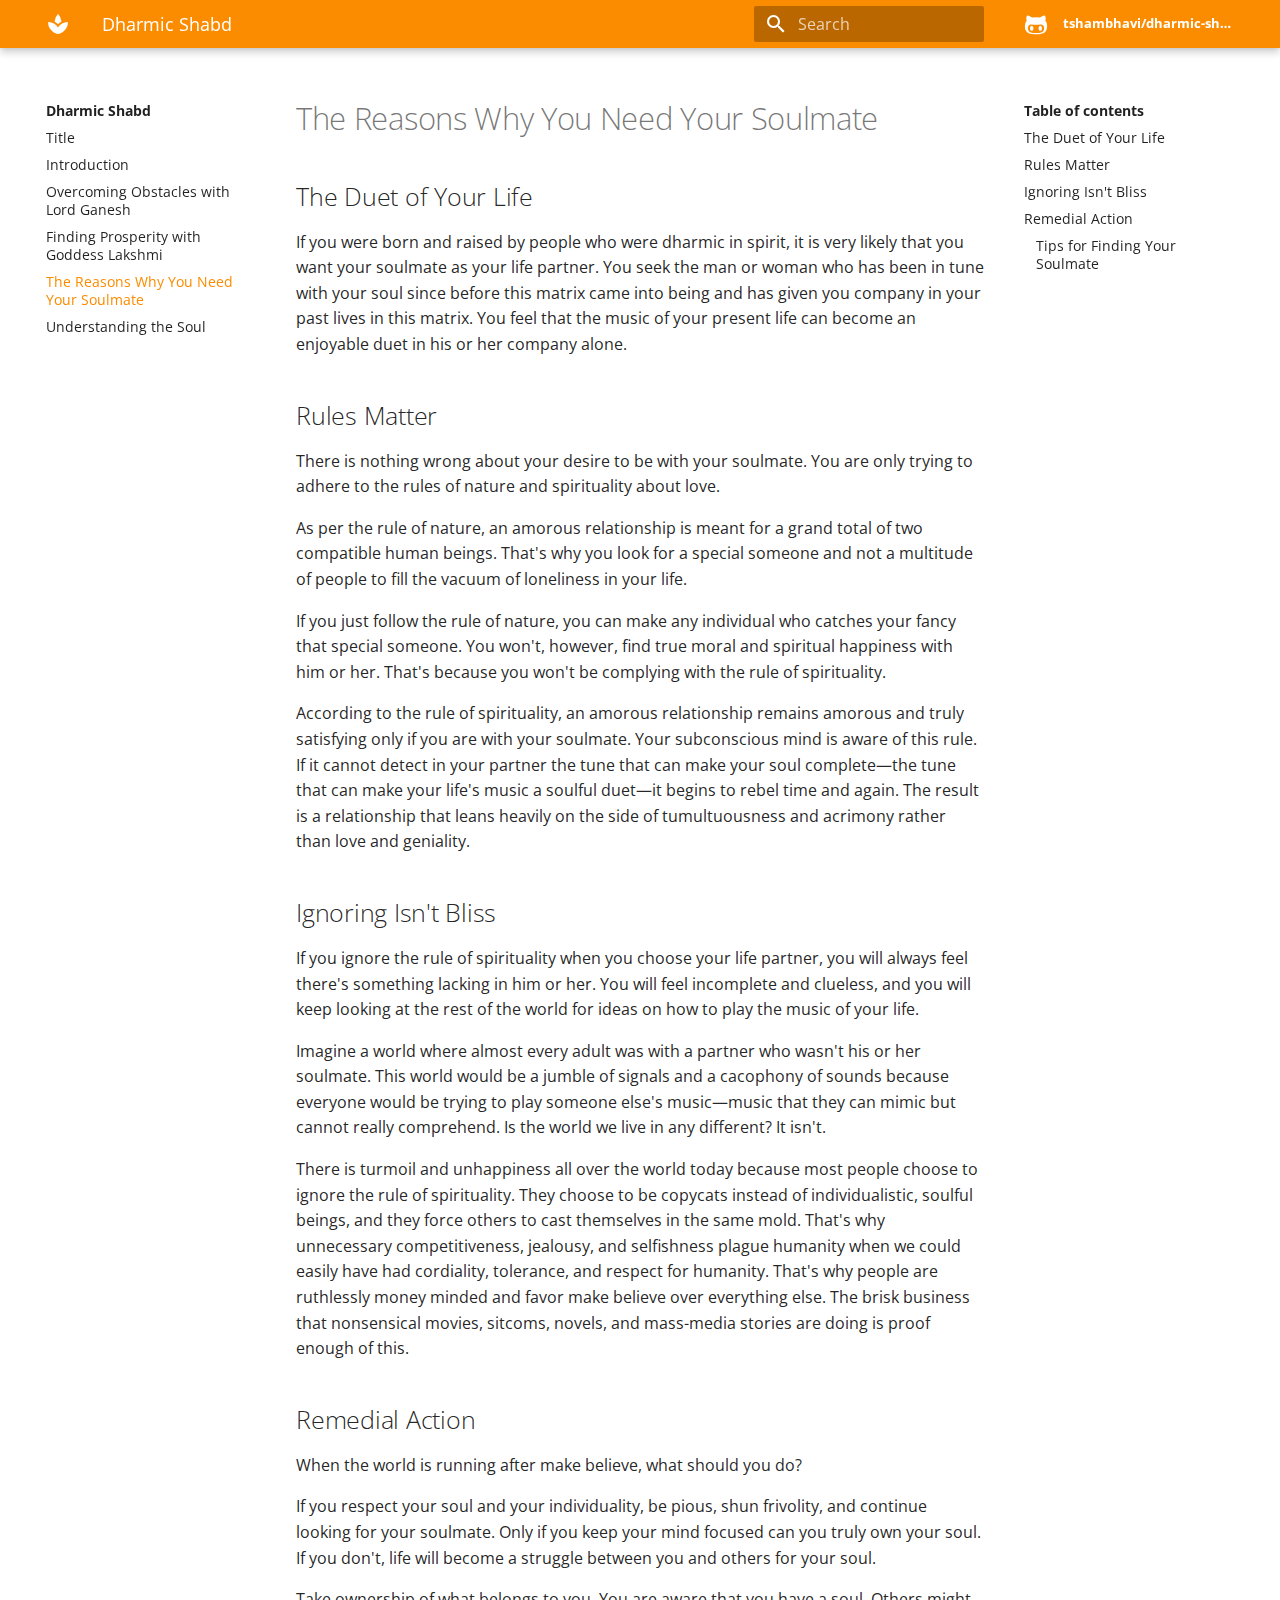
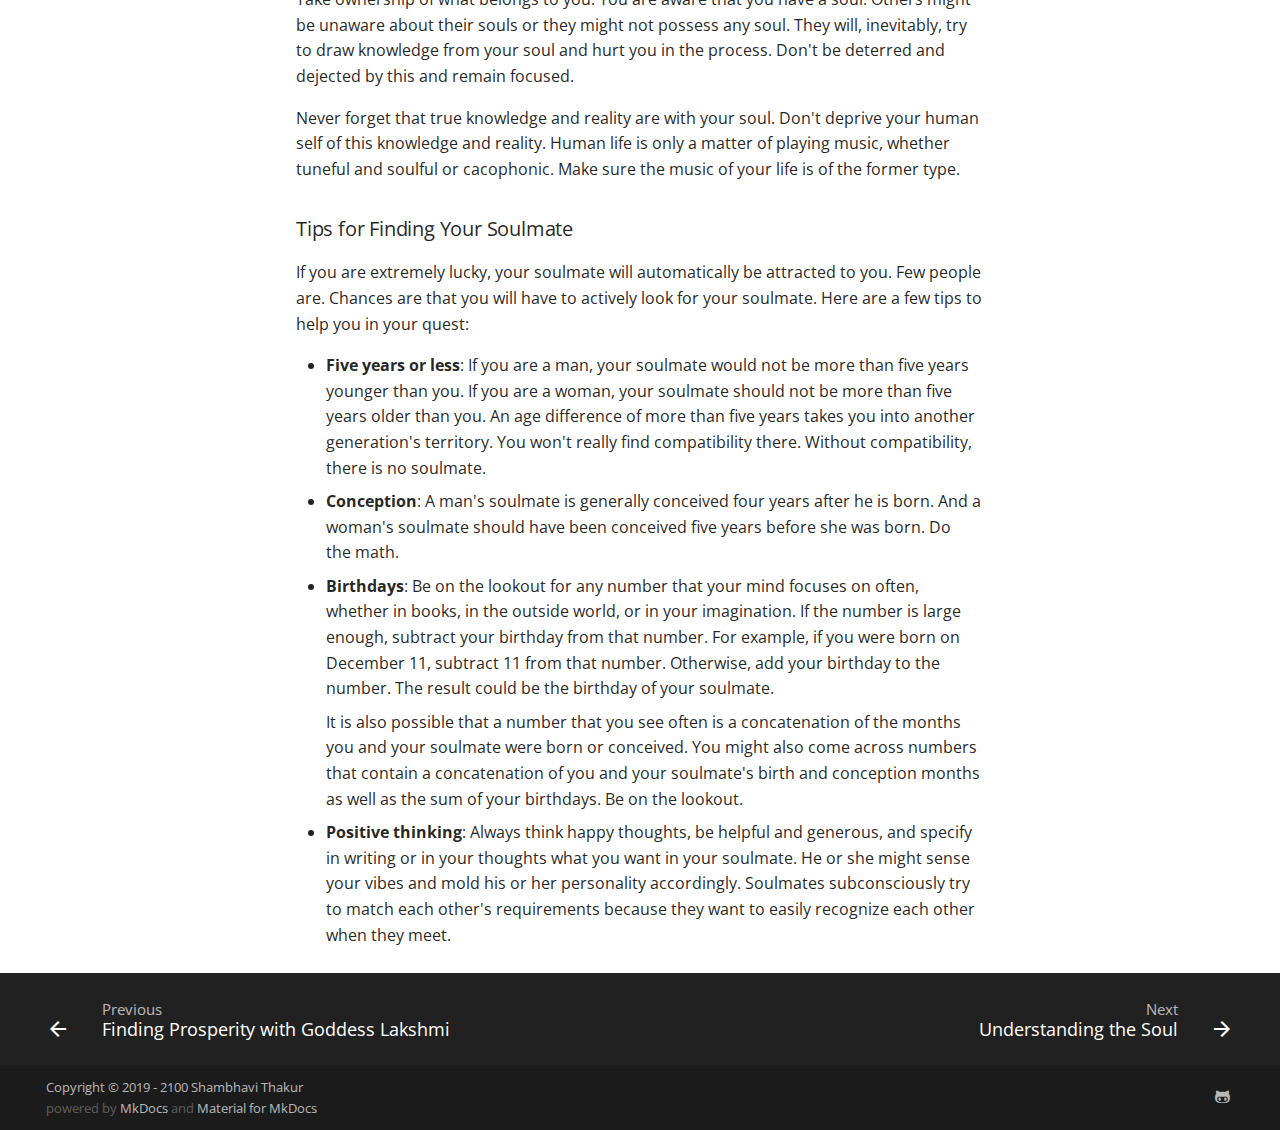
<file: soulmates/index.html>
<!doctype html><html lang=en class=no-js> <head><meta charset=utf-8><meta name=viewport content="width=device-width,initial-scale=1"><meta http-equiv=x-ua-compatible content="ie=edge"><meta name=description content="My interpretations of Sanskrit shlokas"><link href=https://tshambhavi.github.io/dharmic-shabd/soulmates/ rel=canonical><meta name=author content="Shambhavi Thakur"><meta name=lang:clipboard.copy content="Copy to clipboard"><meta name=lang:clipboard.copied content="Copied to clipboard"><meta name=lang:search.language content=en><meta name=lang:search.pipeline.stopwords content=True><meta name=lang:search.pipeline.trimmer content=True><meta name=lang:search.result.none content="No matching documents"><meta name=lang:search.result.one content="1 matching document"><meta name=lang:search.result.other content="# matching documents"><meta name=lang:search.tokenizer content=[\s\-]+><link rel="shortcut icon" href=../assets/images/favicon.png><meta name=generator content="mkdocs-1.0.4, mkdocs-material-4.4.3"><title>The Reasons Why You Need Your Soulmate - Dharmic Shabd</title><link rel=stylesheet href=../assets/stylesheets/application.30686662.css><link rel=stylesheet href=../assets/stylesheets/application-palette.a8b3c06d.css><meta name=theme-color content=#fb8c00><script src=../assets/javascripts/modernizr.74668098.js></script><link href=https://fonts.gstatic.com rel=preconnect crossorigin><link rel=stylesheet href="https://fonts.googleapis.com/css?family=Open+Sans:300,400,400i,700|Ubuntu+Mono&display=fallback"><style>body,input{font-family:"Open Sans","Helvetica Neue",Helvetica,Arial,sans-serif}code,kbd,pre{font-family:"Ubuntu Mono","Courier New",Courier,monospace}</style><link rel=stylesheet href=../assets/fonts/material-icons.css><link rel=stylesheet href=../css/extra.css><script>
  window.ga = window.ga || function() {
    (ga.q = ga.q || []).push(arguments)
  }
  ga.l = +new Date
  /* Setup integration and send page view */
  ga("create", "None", "auto")
  ga("set", "anonymizeIp", true)
  ga("send", "pageview")
  /* Register handler to log search on blur */
  document.addEventListener("DOMContentLoaded", () => {
    if (document.forms.search) {
      var query = document.forms.search.query
      query.addEventListener("blur", function() {
        if (this.value) {
          var path = document.location.pathname;
          ga("send", "pageview", path + "?q=" + this.value)
        }
      })
    }
  })
</script><script async src=https://www.google-analytics.com/analytics.js></script></head> <body dir=ltr data-md-color-primary=orange data-md-color-accent=deep-orange> <svg class=md-svg> <defs> <svg xmlns=http://www.w3.org/2000/svg width=416 height=448 viewbox="0 0 416 448" id=__github><path fill=currentColor d="M160 304q0 10-3.125 20.5t-10.75 19T128 352t-18.125-8.5-10.75-19T96 304t3.125-20.5 10.75-19T128 256t18.125 8.5 10.75 19T160 304zm160 0q0 10-3.125 20.5t-10.75 19T288 352t-18.125-8.5-10.75-19T256 304t3.125-20.5 10.75-19T288 256t18.125 8.5 10.75 19T320 304zm40 0q0-30-17.25-51T296 232q-10.25 0-48.75 5.25Q229.5 240 208 240t-39.25-2.75Q130.75 232 120 232q-29.5 0-46.75 21T56 304q0 22 8 38.375t20.25 25.75 30.5 15 35 7.375 37.25 1.75h42q20.5 0 37.25-1.75t35-7.375 30.5-15 20.25-25.75T360 304zm56-44q0 51.75-15.25 82.75-9.5 19.25-26.375 33.25t-35.25 21.5-42.5 11.875-42.875 5.5T212 416q-19.5 0-35.5-.75t-36.875-3.125-38.125-7.5-34.25-12.875T37 371.5t-21.5-28.75Q0 312 0 260q0-59.25 34-99-6.75-20.5-6.75-42.5 0-29 12.75-54.5 27 0 47.5 9.875t47.25 30.875Q171.5 96 212 96q37 0 70 8 26.25-20.5 46.75-30.25T376 64q12.75 25.5 12.75 54.5 0 21.75-6.75 42 34 40 34 99.5z"/></svg> </defs> </svg> <input class=md-toggle data-md-toggle=drawer type=checkbox id=__drawer autocomplete=off> <input class=md-toggle data-md-toggle=search type=checkbox id=__search autocomplete=off> <label class=md-overlay data-md-component=overlay for=__drawer></label> <a href=#the-reasons-why-you-need-your-soulmate tabindex=1 class=md-skip> Skip to content </a> <header class=md-header data-md-component=header> <nav class="md-header-nav md-grid"> <div class=md-flex> <div class="md-flex__cell md-flex__cell--shrink"> <a href=https://tshambhavi.github.io/dharmic-shabd/ title="Dharmic Shabd" class="md-header-nav__button md-logo"> <i class=md-icon>spa</i> </a> </div> <div class="md-flex__cell md-flex__cell--shrink"> <label class="md-icon md-icon--menu md-header-nav__button" for=__drawer></label> </div> <div class="md-flex__cell md-flex__cell--stretch"> <div class="md-flex__ellipsis md-header-nav__title" data-md-component=title> <span class=md-header-nav__topic> Dharmic Shabd </span> <span class=md-header-nav__topic> The Reasons Why You Need Your Soulmate </span> </div> </div> <div class="md-flex__cell md-flex__cell--shrink"> <label class="md-icon md-icon--search md-header-nav__button" for=__search></label> <div class=md-search data-md-component=search role=dialog> <label class=md-search__overlay for=__search></label> <div class=md-search__inner role=search> <form class=md-search__form name=search> <input type=text class=md-search__input name=query placeholder=Search autocapitalize=off autocorrect=off autocomplete=off spellcheck=false data-md-component=query data-md-state=active> <label class="md-icon md-search__icon" for=__search></label> <button type=reset class="md-icon md-search__icon" data-md-component=reset tabindex=-1> &#xE5CD; </button> </form> <div class=md-search__output> <div class=md-search__scrollwrap data-md-scrollfix> <div class=md-search-result data-md-component=result> <div class=md-search-result__meta> Type to start searching </div> <ol class=md-search-result__list></ol> </div> </div> </div> </div> </div> </div> <div class="md-flex__cell md-flex__cell--shrink"> <div class=md-header-nav__source> <a href=https://github.com/tshambhavi/dharmic-shabd title="Go to repository" class=md-source data-md-source=github> <div class=md-source__icon> <svg viewbox="0 0 24 24" width=24 height=24> <use xlink:href=#__github width=24 height=24></use> </svg> </div> <div class=md-source__repository> tshambhavi/dharmic-shabd </div> </a> </div> </div> </div> </nav> </header> <div class=md-container> <main class=md-main role=main> <div class="md-main__inner md-grid" data-md-component=container> <div class="md-sidebar md-sidebar--primary" data-md-component=navigation> <div class=md-sidebar__scrollwrap> <div class=md-sidebar__inner> <nav class="md-nav md-nav--primary" data-md-level=0> <label class="md-nav__title md-nav__title--site" for=__drawer> <a href=https://tshambhavi.github.io/dharmic-shabd/ title="Dharmic Shabd" class="md-nav__button md-logo"> <i class=md-icon>spa</i> </a> Dharmic Shabd </label> <div class=md-nav__source> <a href=https://github.com/tshambhavi/dharmic-shabd title="Go to repository" class=md-source data-md-source=github> <div class=md-source__icon> <svg viewbox="0 0 24 24" width=24 height=24> <use xlink:href=#__github width=24 height=24></use> </svg> </div> <div class=md-source__repository> tshambhavi/dharmic-shabd </div> </a> </div> <ul class=md-nav__list data-md-scrollfix> <li class=md-nav__item> <a href=.. title=Title class=md-nav__link> Title </a> </li> <li class=md-nav__item> <a href=../introduction/ title=Introduction class=md-nav__link> Introduction </a> </li> <li class=md-nav__item> <a href=../ganesh-stuti/ title="Overcoming Obstacles with Lord Ganesh" class=md-nav__link> Overcoming Obstacles with Lord Ganesh </a> </li> <li class=md-nav__item> <a href=../lakshmi-stuti/ title="Finding Prosperity with Goddess Lakshmi" class=md-nav__link> Finding Prosperity with Goddess Lakshmi </a> </li> <li class="md-nav__item md-nav__item--active"> <input class="md-toggle md-nav__toggle" data-md-toggle=toc type=checkbox id=__toc> <label class="md-nav__link md-nav__link--active" for=__toc> The Reasons Why You Need Your Soulmate </label> <a href=./ title="The Reasons Why You Need Your Soulmate" class="md-nav__link md-nav__link--active"> The Reasons Why You Need Your Soulmate </a> <nav class="md-nav md-nav--secondary"> <label class=md-nav__title for=__toc>Table of contents</label> <ul class=md-nav__list data-md-scrollfix> <li class=md-nav__item> <a href=#the-duet-of-your-life class=md-nav__link> The Duet of Your Life </a> </li> <li class=md-nav__item> <a href=#rules-matter class=md-nav__link> Rules Matter </a> </li> <li class=md-nav__item> <a href=#ignoring-isnt-bliss class=md-nav__link> Ignoring Isn't Bliss </a> </li> <li class=md-nav__item> <a href=#remedial-action class=md-nav__link> Remedial Action </a> <nav class=md-nav> <ul class=md-nav__list> <li class=md-nav__item> <a href=#tips-for-finding-your-soulmate class=md-nav__link> Tips for Finding Your Soulmate </a> </li> </ul> </nav> </li> </ul> </nav> </li> <li class=md-nav__item> <a href=../understanding-soul/ title="Understanding the Soul" class=md-nav__link> Understanding the Soul </a> </li> </ul> </nav> </div> </div> </div> <div class="md-sidebar md-sidebar--secondary" data-md-component=toc> <div class=md-sidebar__scrollwrap> <div class=md-sidebar__inner> <nav class="md-nav md-nav--secondary"> <label class=md-nav__title for=__toc>Table of contents</label> <ul class=md-nav__list data-md-scrollfix> <li class=md-nav__item> <a href=#the-duet-of-your-life class=md-nav__link> The Duet of Your Life </a> </li> <li class=md-nav__item> <a href=#rules-matter class=md-nav__link> Rules Matter </a> </li> <li class=md-nav__item> <a href=#ignoring-isnt-bliss class=md-nav__link> Ignoring Isn't Bliss </a> </li> <li class=md-nav__item> <a href=#remedial-action class=md-nav__link> Remedial Action </a> <nav class=md-nav> <ul class=md-nav__list> <li class=md-nav__item> <a href=#tips-for-finding-your-soulmate class=md-nav__link> Tips for Finding Your Soulmate </a> </li> </ul> </nav> </li> </ul> </nav> </div> </div> </div> <div class=md-content> <article class="md-content__inner md-typeset"> <h1 id=the-reasons-why-you-need-your-soulmate>The Reasons Why You Need Your Soulmate<a class=headerlink href=#the-reasons-why-you-need-your-soulmate title="Permanent link">&para;</a></h1> <h2 id=the-duet-of-your-life>The Duet of Your Life<a class=headerlink href=#the-duet-of-your-life title="Permanent link">&para;</a></h2> <p>If you were born and raised by people who were dharmic in spirit, it is very likely that you want your soulmate as your life partner. You seek the man or woman who has been in tune with your soul since before this matrix came into being and has given you company in your past lives in this matrix. You feel that the music of your present life can become an enjoyable duet in his or her company&nbsp;alone.</p> <h2 id=rules-matter>Rules Matter<a class=headerlink href=#rules-matter title="Permanent link">&para;</a></h2> <p>There is nothing wrong about your desire to be with your soulmate. You are only trying to adhere to the rules of nature and spirituality about&nbsp;love.</p> <p>As per the rule of nature, an amorous relationship is meant for a grand total of two compatible human beings. That's why you look for a special someone and not a multitude of people to fill the vacuum of loneliness in your life.</p> <p>If you just follow the rule of nature, you can make any individual who catches your fancy that special someone. You won't, however, find true moral and spiritual happiness with him or her. That's because you won't be complying with the rule of spirituality.</p> <p>According to the rule of spirituality, an amorous relationship remains amorous and truly satisfying only if you are with your soulmate. Your subconscious mind is aware of this rule. If it cannot detect in your partner the tune that can make your soul complete—the tune that can make your life's music a soulful duet—it begins to rebel time and again. The result is a relationship that leans heavily on the side of tumultuousness and acrimony rather than love and geniality.</p> <h2 id=ignoring-isnt-bliss>Ignoring Isn't Bliss<a class=headerlink href=#ignoring-isnt-bliss title="Permanent link">&para;</a></h2> <p>If you ignore the rule of spirituality when you choose your life partner, you will always feel there's something lacking in him or her. You will feel incomplete and clueless, and you will keep looking at the rest of the world for ideas on how to play the music of your life.</p> <p>Imagine a world where almost every adult was with a partner who wasn't his or her soulmate. This world would be a jumble of signals and a cacophony of sounds because everyone would be trying to play someone else's music—music that they can mimic but cannot really comprehend. Is the world we live in any different? It isn't.</p> <p>There is turmoil and unhappiness all over the world today because most people choose to ignore the rule of spirituality. They choose to be copycats instead of individualistic, soulful beings, and they force others to cast themselves in the same mold. That's why unnecessary competitiveness, jealousy, and selfishness plague humanity when we could easily have had cordiality, tolerance, and respect for humanity. That's why people are ruthlessly money minded and favor make believe over everything else. The brisk business that nonsensical movies, sitcoms, novels, and mass-media stories are doing is proof enough of this.</p> <h2 id=remedial-action>Remedial Action<a class=headerlink href=#remedial-action title="Permanent link">&para;</a></h2> <p>When the world is running after make believe, what should you do?</p> <p>If you respect your soul and your individuality, be pious, shun frivolity, and continue looking for your soulmate. Only if you keep your mind focused can you truly own your soul. If you don't, life will become a struggle between you and others for your&nbsp;soul.</p> <p>Take ownership of what belongs to you. You are aware that you have a soul. Others might be unaware about their souls or they might not possess any soul. They will, inevitably, try to draw knowledge from your soul and hurt you in the process. Don't be deterred and dejected by this and remain focused.</p> <p>Never forget that true knowledge and reality are with your soul. Don't deprive your human self of this knowledge and reality. Human life is only a matter of playing music, whether tuneful and soulful or cacophonic. Make sure the music of your life is of the former&nbsp;type.</p> <h3 id=tips-for-finding-your-soulmate>Tips for Finding Your Soulmate<a class=headerlink href=#tips-for-finding-your-soulmate title="Permanent link">&para;</a></h3> <p>If you are extremely lucky, your soulmate will automatically be attracted to you. Few people are. Chances are that you will have to actively look for your soulmate. Here are a few tips to help you in your&nbsp;quest:</p> <ul> <li> <p><strong>Five years or less</strong>: If you are a man, your soulmate would not be more than five years younger than you. If you are a woman, your soulmate should not be more than five years older than you. An age difference of more than five years takes you into another generation's territory. You won't really find compatibility there. Without compatibility, there is no soulmate.</p> </li> <li> <p><strong>Conception</strong>: A man's soulmate is generally conceived four years after he is born. And a woman's soulmate should have been conceived five years before she was born. Do the&nbsp;math.</p> </li> <li> <p><strong>Birthdays</strong>: Be on the lookout for any number that your mind focuses on often, whether in books, in the outside world, or in your imagination. If the number is large enough, subtract your birthday from that number. For example, if you were born on December 11, subtract 11 from that number. Otherwise, add your birthday to the number. The result could be the birthday of your soulmate. </p> <p>It is also possible that a number that you see often is a concatenation of the months you and your soulmate were born or conceived. You might also come across numbers that contain a concatenation of you and your soulmate's birth and conception months as well as the sum of your birthdays. Be on the lookout.</p> </li> <li> <p><strong>Positive thinking</strong>: Always think happy thoughts, be helpful and generous, and specify in writing or in your thoughts what you want in your soulmate. He or she might sense your vibes and mold his or her personality accordingly. Soulmates subconsciously try to match each other's requirements because they want to easily recognize each other when they&nbsp;meet.</p> </li> </ul> </article> </div> </div> </main> <footer class=md-footer> <div class=md-footer-nav> <nav class="md-footer-nav__inner md-grid"> <a href=../lakshmi-stuti/ title="Finding Prosperity with Goddess Lakshmi" class="md-flex md-footer-nav__link md-footer-nav__link--prev" rel=prev> <div class="md-flex__cell md-flex__cell--shrink"> <i class="md-icon md-icon--arrow-back md-footer-nav__button"></i> </div> <div class="md-flex__cell md-flex__cell--stretch md-footer-nav__title"> <span class=md-flex__ellipsis> <span class=md-footer-nav__direction> Previous </span> Finding Prosperity with Goddess Lakshmi </span> </div> </a> <a href=../understanding-soul/ title="Understanding the Soul" class="md-flex md-footer-nav__link md-footer-nav__link--next" rel=next> <div class="md-flex__cell md-flex__cell--stretch md-footer-nav__title"> <span class=md-flex__ellipsis> <span class=md-footer-nav__direction> Next </span> Understanding the Soul </span> </div> <div class="md-flex__cell md-flex__cell--shrink"> <i class="md-icon md-icon--arrow-forward md-footer-nav__button"></i> </div> </a> </nav> </div> <div class="md-footer-meta md-typeset"> <div class="md-footer-meta__inner md-grid"> <div class=md-footer-copyright> <div class=md-footer-copyright__highlight> Copyright &copy; 2019 - 2100 Shambhavi Thakur </div> powered by <a href=https://www.mkdocs.org>MkDocs</a> and <a href=https://squidfunk.github.io/mkdocs-material/ > Material for MkDocs</a> </div> <div class=md-footer-social> <link rel=stylesheet href=../assets/fonts/font-awesome.css> <a href=https://github.com/tshambhavi class="md-footer-social__link fa fa-github-alt"></a> </div> </div> </div> </footer> </div> <script src=../assets/javascripts/application.ac79c3b0.js></script> <script>app.initialize({version:"1.0.4",url:{base:".."}})</script> </body> </html>
</file>
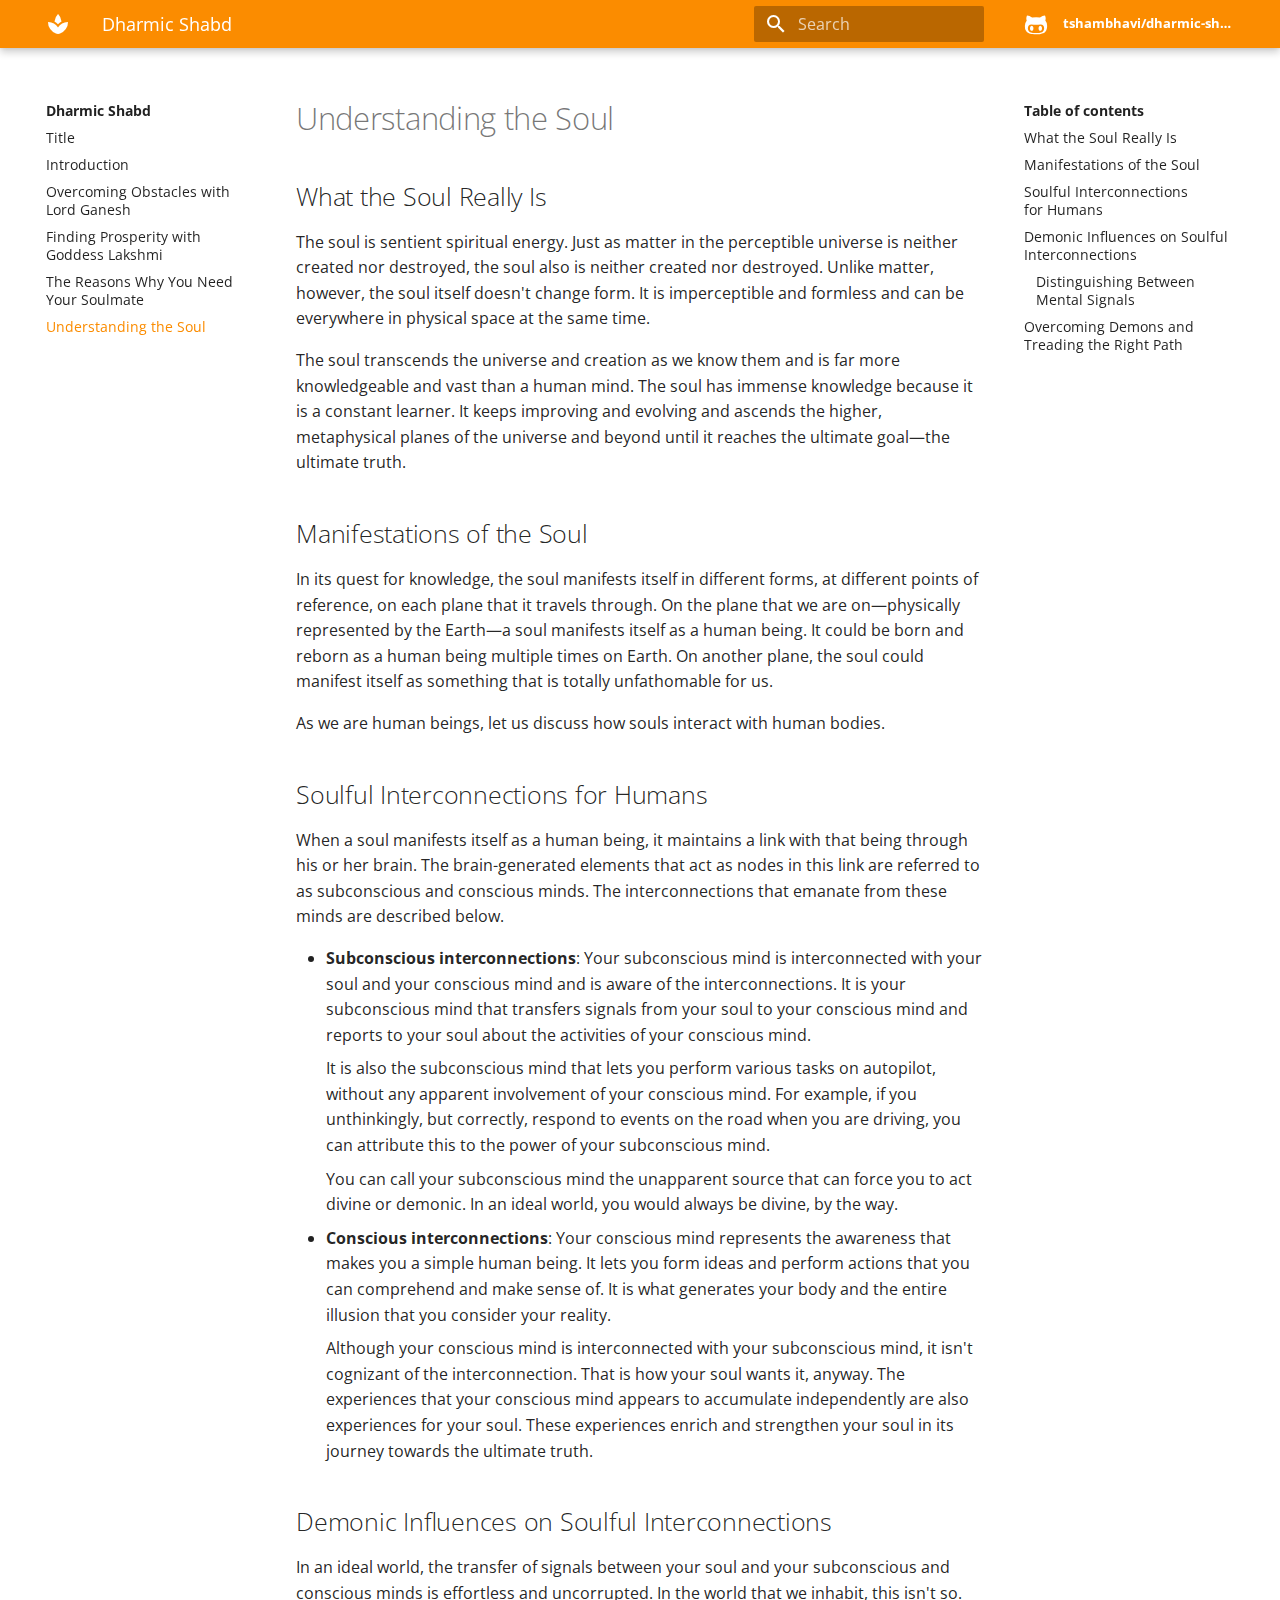
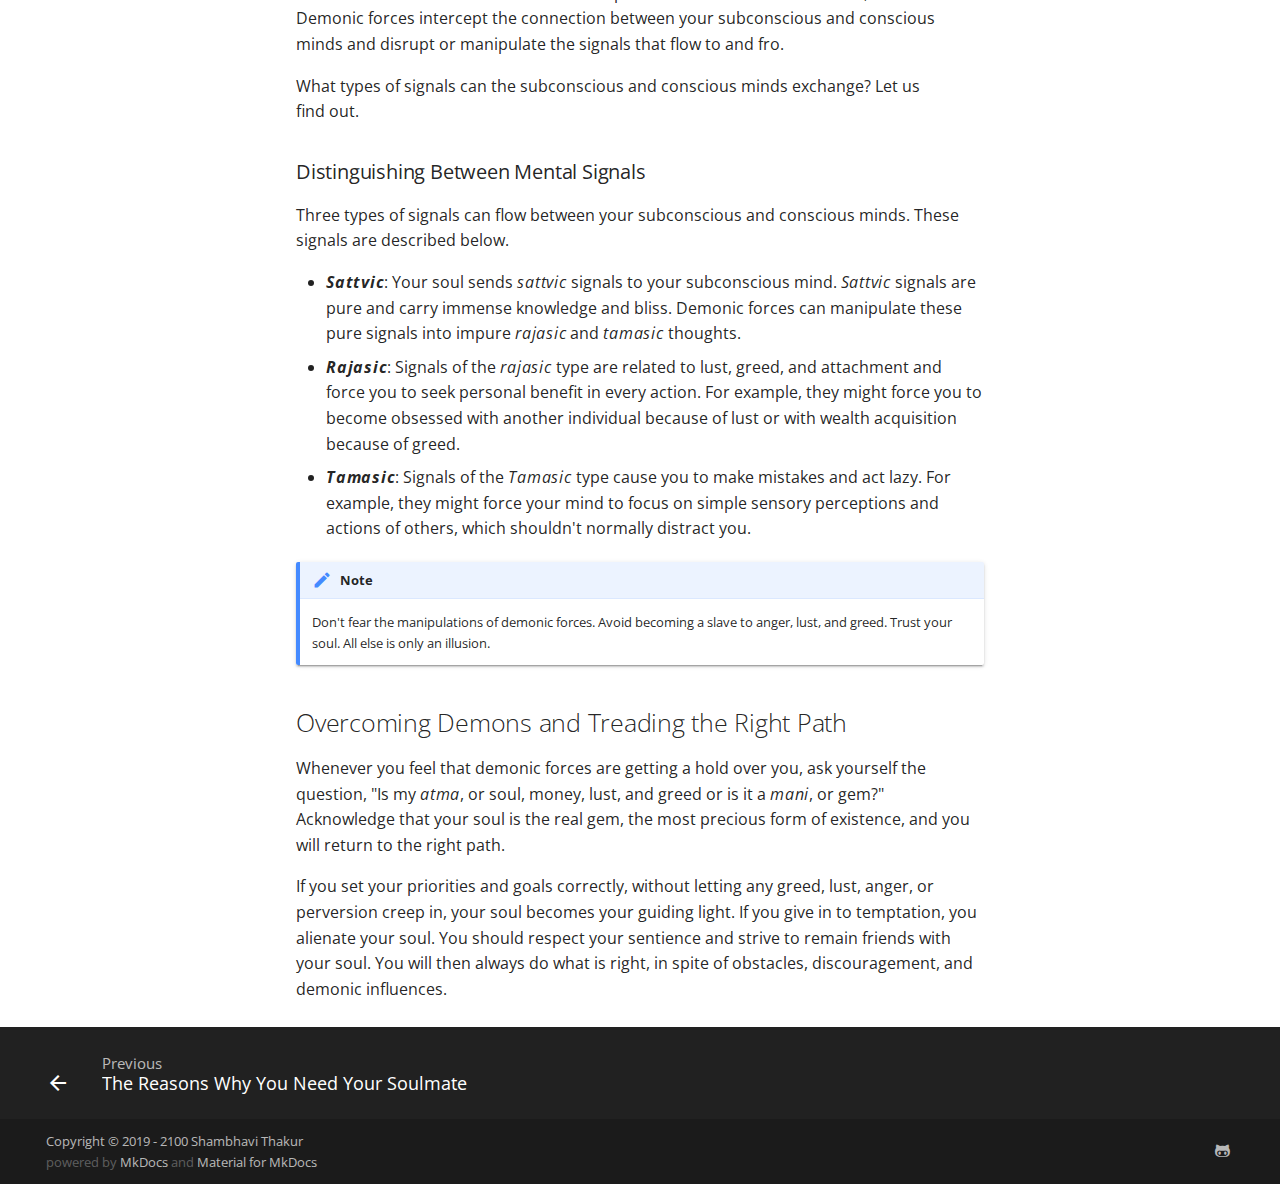
<file: understanding-soul/index.html>
<!doctype html><html lang=en class=no-js> <head><meta charset=utf-8><meta name=viewport content="width=device-width,initial-scale=1"><meta http-equiv=x-ua-compatible content="ie=edge"><meta name=description content="My interpretations of Sanskrit shlokas"><link href=https://tshambhavi.github.io/dharmic-shabd/understanding-soul/ rel=canonical><meta name=author content="Shambhavi Thakur"><meta name=lang:clipboard.copy content="Copy to clipboard"><meta name=lang:clipboard.copied content="Copied to clipboard"><meta name=lang:search.language content=en><meta name=lang:search.pipeline.stopwords content=True><meta name=lang:search.pipeline.trimmer content=True><meta name=lang:search.result.none content="No matching documents"><meta name=lang:search.result.one content="1 matching document"><meta name=lang:search.result.other content="# matching documents"><meta name=lang:search.tokenizer content=[\s\-]+><link rel="shortcut icon" href=../assets/images/favicon.png><meta name=generator content="mkdocs-1.0.4, mkdocs-material-4.4.3"><title>Understanding the Soul - Dharmic Shabd</title><link rel=stylesheet href=../assets/stylesheets/application.30686662.css><link rel=stylesheet href=../assets/stylesheets/application-palette.a8b3c06d.css><meta name=theme-color content=#fb8c00><script src=../assets/javascripts/modernizr.74668098.js></script><link href=https://fonts.gstatic.com rel=preconnect crossorigin><link rel=stylesheet href="https://fonts.googleapis.com/css?family=Open+Sans:300,400,400i,700|Ubuntu+Mono&display=fallback"><style>body,input{font-family:"Open Sans","Helvetica Neue",Helvetica,Arial,sans-serif}code,kbd,pre{font-family:"Ubuntu Mono","Courier New",Courier,monospace}</style><link rel=stylesheet href=../assets/fonts/material-icons.css><link rel=stylesheet href=../css/extra.css><script>
  window.ga = window.ga || function() {
    (ga.q = ga.q || []).push(arguments)
  }
  ga.l = +new Date
  /* Setup integration and send page view */
  ga("create", "None", "auto")
  ga("set", "anonymizeIp", true)
  ga("send", "pageview")
  /* Register handler to log search on blur */
  document.addEventListener("DOMContentLoaded", () => {
    if (document.forms.search) {
      var query = document.forms.search.query
      query.addEventListener("blur", function() {
        if (this.value) {
          var path = document.location.pathname;
          ga("send", "pageview", path + "?q=" + this.value)
        }
      })
    }
  })
</script><script async src=https://www.google-analytics.com/analytics.js></script></head> <body dir=ltr data-md-color-primary=orange data-md-color-accent=deep-orange> <svg class=md-svg> <defs> <svg xmlns=http://www.w3.org/2000/svg width=416 height=448 viewbox="0 0 416 448" id=__github><path fill=currentColor d="M160 304q0 10-3.125 20.5t-10.75 19T128 352t-18.125-8.5-10.75-19T96 304t3.125-20.5 10.75-19T128 256t18.125 8.5 10.75 19T160 304zm160 0q0 10-3.125 20.5t-10.75 19T288 352t-18.125-8.5-10.75-19T256 304t3.125-20.5 10.75-19T288 256t18.125 8.5 10.75 19T320 304zm40 0q0-30-17.25-51T296 232q-10.25 0-48.75 5.25Q229.5 240 208 240t-39.25-2.75Q130.75 232 120 232q-29.5 0-46.75 21T56 304q0 22 8 38.375t20.25 25.75 30.5 15 35 7.375 37.25 1.75h42q20.5 0 37.25-1.75t35-7.375 30.5-15 20.25-25.75T360 304zm56-44q0 51.75-15.25 82.75-9.5 19.25-26.375 33.25t-35.25 21.5-42.5 11.875-42.875 5.5T212 416q-19.5 0-35.5-.75t-36.875-3.125-38.125-7.5-34.25-12.875T37 371.5t-21.5-28.75Q0 312 0 260q0-59.25 34-99-6.75-20.5-6.75-42.5 0-29 12.75-54.5 27 0 47.5 9.875t47.25 30.875Q171.5 96 212 96q37 0 70 8 26.25-20.5 46.75-30.25T376 64q12.75 25.5 12.75 54.5 0 21.75-6.75 42 34 40 34 99.5z"/></svg> </defs> </svg> <input class=md-toggle data-md-toggle=drawer type=checkbox id=__drawer autocomplete=off> <input class=md-toggle data-md-toggle=search type=checkbox id=__search autocomplete=off> <label class=md-overlay data-md-component=overlay for=__drawer></label> <a href=#understanding-thesoul tabindex=1 class=md-skip> Skip to content </a> <header class=md-header data-md-component=header> <nav class="md-header-nav md-grid"> <div class=md-flex> <div class="md-flex__cell md-flex__cell--shrink"> <a href=https://tshambhavi.github.io/dharmic-shabd/ title="Dharmic Shabd" class="md-header-nav__button md-logo"> <i class=md-icon>spa</i> </a> </div> <div class="md-flex__cell md-flex__cell--shrink"> <label class="md-icon md-icon--menu md-header-nav__button" for=__drawer></label> </div> <div class="md-flex__cell md-flex__cell--stretch"> <div class="md-flex__ellipsis md-header-nav__title" data-md-component=title> <span class=md-header-nav__topic> Dharmic Shabd </span> <span class=md-header-nav__topic> Understanding the Soul </span> </div> </div> <div class="md-flex__cell md-flex__cell--shrink"> <label class="md-icon md-icon--search md-header-nav__button" for=__search></label> <div class=md-search data-md-component=search role=dialog> <label class=md-search__overlay for=__search></label> <div class=md-search__inner role=search> <form class=md-search__form name=search> <input type=text class=md-search__input name=query placeholder=Search autocapitalize=off autocorrect=off autocomplete=off spellcheck=false data-md-component=query data-md-state=active> <label class="md-icon md-search__icon" for=__search></label> <button type=reset class="md-icon md-search__icon" data-md-component=reset tabindex=-1> &#xE5CD; </button> </form> <div class=md-search__output> <div class=md-search__scrollwrap data-md-scrollfix> <div class=md-search-result data-md-component=result> <div class=md-search-result__meta> Type to start searching </div> <ol class=md-search-result__list></ol> </div> </div> </div> </div> </div> </div> <div class="md-flex__cell md-flex__cell--shrink"> <div class=md-header-nav__source> <a href=https://github.com/tshambhavi/dharmic-shabd title="Go to repository" class=md-source data-md-source=github> <div class=md-source__icon> <svg viewbox="0 0 24 24" width=24 height=24> <use xlink:href=#__github width=24 height=24></use> </svg> </div> <div class=md-source__repository> tshambhavi/dharmic-shabd </div> </a> </div> </div> </div> </nav> </header> <div class=md-container> <main class=md-main role=main> <div class="md-main__inner md-grid" data-md-component=container> <div class="md-sidebar md-sidebar--primary" data-md-component=navigation> <div class=md-sidebar__scrollwrap> <div class=md-sidebar__inner> <nav class="md-nav md-nav--primary" data-md-level=0> <label class="md-nav__title md-nav__title--site" for=__drawer> <a href=https://tshambhavi.github.io/dharmic-shabd/ title="Dharmic Shabd" class="md-nav__button md-logo"> <i class=md-icon>spa</i> </a> Dharmic Shabd </label> <div class=md-nav__source> <a href=https://github.com/tshambhavi/dharmic-shabd title="Go to repository" class=md-source data-md-source=github> <div class=md-source__icon> <svg viewbox="0 0 24 24" width=24 height=24> <use xlink:href=#__github width=24 height=24></use> </svg> </div> <div class=md-source__repository> tshambhavi/dharmic-shabd </div> </a> </div> <ul class=md-nav__list data-md-scrollfix> <li class=md-nav__item> <a href=.. title=Title class=md-nav__link> Title </a> </li> <li class=md-nav__item> <a href=../introduction/ title=Introduction class=md-nav__link> Introduction </a> </li> <li class=md-nav__item> <a href=../ganesh-stuti/ title="Overcoming Obstacles with Lord Ganesh" class=md-nav__link> Overcoming Obstacles with Lord Ganesh </a> </li> <li class=md-nav__item> <a href=../lakshmi-stuti/ title="Finding Prosperity with Goddess Lakshmi" class=md-nav__link> Finding Prosperity with Goddess Lakshmi </a> </li> <li class=md-nav__item> <a href=../soulmates/ title="The Reasons Why You Need Your Soulmate" class=md-nav__link> The Reasons Why You Need Your Soulmate </a> </li> <li class="md-nav__item md-nav__item--active"> <input class="md-toggle md-nav__toggle" data-md-toggle=toc type=checkbox id=__toc> <label class="md-nav__link md-nav__link--active" for=__toc> Understanding the Soul </label> <a href=./ title="Understanding the Soul" class="md-nav__link md-nav__link--active"> Understanding the Soul </a> <nav class="md-nav md-nav--secondary"> <label class=md-nav__title for=__toc>Table of contents</label> <ul class=md-nav__list data-md-scrollfix> <li class=md-nav__item> <a href=#what-the-soul-reallyis class=md-nav__link> What the Soul Really&nbsp;Is </a> </li> <li class=md-nav__item> <a href=#manifestations-of-thesoul class=md-nav__link> Manifestations of the&nbsp;Soul </a> </li> <li class=md-nav__item> <a href=#soulful-interconnections-forhumans class=md-nav__link> Soulful Interconnections for&nbsp;Humans </a> </li> <li class=md-nav__item> <a href=#demonic-influences-on-soulful-interconnections class=md-nav__link> Demonic Influences on Soulful Interconnections </a> <nav class=md-nav> <ul class=md-nav__list> <li class=md-nav__item> <a href=#distinguishing-between-mental-signals class=md-nav__link> Distinguishing Between Mental Signals </a> </li> </ul> </nav> </li> <li class=md-nav__item> <a href=#overcoming-demons-and-treading-the-rightpath class=md-nav__link> Overcoming Demons and Treading the Right&nbsp;Path </a> </li> </ul> </nav> </li> </ul> </nav> </div> </div> </div> <div class="md-sidebar md-sidebar--secondary" data-md-component=toc> <div class=md-sidebar__scrollwrap> <div class=md-sidebar__inner> <nav class="md-nav md-nav--secondary"> <label class=md-nav__title for=__toc>Table of contents</label> <ul class=md-nav__list data-md-scrollfix> <li class=md-nav__item> <a href=#what-the-soul-reallyis class=md-nav__link> What the Soul Really&nbsp;Is </a> </li> <li class=md-nav__item> <a href=#manifestations-of-thesoul class=md-nav__link> Manifestations of the&nbsp;Soul </a> </li> <li class=md-nav__item> <a href=#soulful-interconnections-forhumans class=md-nav__link> Soulful Interconnections for&nbsp;Humans </a> </li> <li class=md-nav__item> <a href=#demonic-influences-on-soulful-interconnections class=md-nav__link> Demonic Influences on Soulful Interconnections </a> <nav class=md-nav> <ul class=md-nav__list> <li class=md-nav__item> <a href=#distinguishing-between-mental-signals class=md-nav__link> Distinguishing Between Mental Signals </a> </li> </ul> </nav> </li> <li class=md-nav__item> <a href=#overcoming-demons-and-treading-the-rightpath class=md-nav__link> Overcoming Demons and Treading the Right&nbsp;Path </a> </li> </ul> </nav> </div> </div> </div> <div class=md-content> <article class="md-content__inner md-typeset"> <h1 id=understanding-thesoul>Understanding the&nbsp;Soul&nbsp;<a class=headerlink href=#understanding-thesoul title="Permanent link">&para;</a></h1> <h2 id=what-the-soul-reallyis>What the Soul Really&nbsp;Is<a class=headerlink href=#what-the-soul-reallyis title="Permanent link">&para;</a></h2> <p>The soul is sentient spiritual energy. Just as matter in the perceptible universe is neither created nor destroyed, the soul also is neither created nor destroyed. Unlike matter, however, the soul itself doesn't change form. It is imperceptible and formless and can be everywhere in physical space at the same&nbsp;time.</p> <p>The soul transcends the universe and creation as we know them and is far more knowledgeable and vast than a human mind. The soul has immense knowledge because it is a constant learner. It keeps improving and evolving and ascends the higher, metaphysical planes of the universe and beyond until it reaches the ultimate goal—the ultimate&nbsp;truth.</p> <h2 id=manifestations-of-thesoul>Manifestations of the&nbsp;Soul<a class=headerlink href=#manifestations-of-thesoul title="Permanent link">&para;</a></h2> <p>In its quest for knowledge, the soul manifests itself in different forms, at different points of reference, on each plane that it travels through. On the plane that we are on—physically represented by the Earth—a soul manifests itself as a human being. It could be born and reborn as a human being multiple times on Earth. On another plane, the soul could manifest itself as something that is totally unfathomable&nbsp;for&nbsp;us.</p> <p>As we are human beings, let us discuss how souls interact with human&nbsp;bodies.</p> <h2 id=soulful-interconnections-forhumans>Soulful Interconnections for&nbsp;Humans<a class=headerlink href=#soulful-interconnections-forhumans title="Permanent link">&para;</a></h2> <p>When a soul manifests itself as a human being, it maintains a link with that being through his or her brain. The brain-generated elements that act as nodes in this link are referred to as subconscious and conscious minds. The interconnections that emanate from these minds are described&nbsp;below.</p> <ul> <li> <p><strong>Subconscious interconnections</strong>: Your subconscious mind is interconnected with your soul and your conscious mind and is aware of the interconnections. It is your subconscious mind that transfers signals from your soul to your conscious mind and reports to your soul about the activities of your conscious&nbsp;mind. </p> <p>It is also the subconscious mind that lets you perform various tasks on autopilot, without any apparent involvement of your conscious mind. For example, if you unthinkingly, but correctly, respond to events on the road when you are driving, you can attribute this to the power of your subconscious&nbsp;mind.</p> <p>You can call your subconscious mind the unapparent source that can force you to act divine or demonic. In an ideal world, you would always be divine, by&nbsp;the&nbsp;way.</p> </li> <li> <p><strong>Conscious interconnections</strong>: Your conscious mind represents the awareness that makes you a simple human being. It lets you form ideas and perform actions that you can comprehend and make sense of. It is what generates your body and the entire illusion that you consider your reality.</p> <p>Although your conscious mind is interconnected with your subconscious mind, it isn't cognizant of the interconnection. That is how your soul wants it, anyway. The experiences that your conscious mind appears to accumulate independently are also experiences for your soul. These experiences enrich and strengthen your soul in its journey towards the ultimate&nbsp;truth.</p> </li> </ul> <h2 id=demonic-influences-on-soulful-interconnections>Demonic Influences on Soulful Interconnections<a class=headerlink href=#demonic-influences-on-soulful-interconnections title="Permanent link">&para;</a></h2> <p>In an ideal world, the transfer of signals between your soul and your subconscious and conscious minds is effortless and uncorrupted. In the world that we inhabit, this isn't so. Demonic forces intercept the connection between your subconscious and conscious minds and disrupt or manipulate the signals that flow to&nbsp;and&nbsp;fro.</p> <p>What types of signals can the subconscious and conscious minds exchange? Let us find&nbsp;out.</p> <h3 id=distinguishing-between-mental-signals>Distinguishing Between Mental Signals<a class=headerlink href=#distinguishing-between-mental-signals title="Permanent link">&para;</a></h3> <p>Three types of signals can flow between your subconscious and conscious minds. These signals are described&nbsp;below.</p> <ul> <li> <p><strong><em>Sattvic</em></strong>: Your soul sends <em>sattvic</em> signals to your subconscious mind. <em>Sattvic</em> signals are pure and carry immense knowledge and bliss. Demonic forces can manipulate these pure signals into impure <em>rajasic</em> and <em>tamasic</em> thoughts.</p> </li> <li> <p><strong><em>Rajasic</em></strong>: Signals of the <em>rajasic</em> type are related to lust, greed, and attachment and force you to seek personal benefit in every action. For example, they might force you to become obsessed with another individual because of lust or with wealth acquisition because of&nbsp;greed.</p> </li> <li><strong><em>Tamasic</em></strong>: Signals of the <em>Tamasic</em> type cause you to make mistakes and act&nbsp;lazy. For example, they might force your mind to focus on simple sensory perceptions and actions of others, which shouldn't normally distract&nbsp;you.</li> </ul> <div class="admonition note"> <p class=admonition-title>Note</p> <p>Don't fear the manipulations of demonic forces. Avoid becoming a slave to anger, lust, and greed. Trust your soul. All else is only an illusion.</p> </div> <h2 id=overcoming-demons-and-treading-the-rightpath>Overcoming Demons and Treading the Right&nbsp;Path<a class=headerlink href=#overcoming-demons-and-treading-the-rightpath title="Permanent link">&para;</a></h2> <p>Whenever you feel that demonic forces are getting a hold over you, ask yourself the question, "Is my <em>atma</em>, or soul, money, lust, and greed or is it a <em>mani</em>, or gem?" Acknowledge that your soul is the real gem, the most precious form of existence, and you will return to the right&nbsp;path.</p> <p>If you set your priorities and goals correctly, without letting any greed, lust, anger, or perversion creep in, your soul becomes your guiding light. If you give in to temptation, you alienate your soul. You should respect your sentience and strive to remain friends with your soul. You will then always do what is right, in spite of obstacles, discouragement, and demonic influences.</p> </article> </div> </div> </main> <footer class=md-footer> <div class=md-footer-nav> <nav class="md-footer-nav__inner md-grid"> <a href=../soulmates/ title="The Reasons Why You Need Your Soulmate" class="md-flex md-footer-nav__link md-footer-nav__link--prev" rel=prev> <div class="md-flex__cell md-flex__cell--shrink"> <i class="md-icon md-icon--arrow-back md-footer-nav__button"></i> </div> <div class="md-flex__cell md-flex__cell--stretch md-footer-nav__title"> <span class=md-flex__ellipsis> <span class=md-footer-nav__direction> Previous </span> The Reasons Why You Need Your Soulmate </span> </div> </a> </nav> </div> <div class="md-footer-meta md-typeset"> <div class="md-footer-meta__inner md-grid"> <div class=md-footer-copyright> <div class=md-footer-copyright__highlight> Copyright &copy; 2019 - 2100 Shambhavi Thakur </div> powered by <a href=https://www.mkdocs.org>MkDocs</a> and <a href=https://squidfunk.github.io/mkdocs-material/ > Material for MkDocs</a> </div> <div class=md-footer-social> <link rel=stylesheet href=../assets/fonts/font-awesome.css> <a href=https://github.com/tshambhavi class="md-footer-social__link fa fa-github-alt"></a> </div> </div> </div> </footer> </div> <script src=../assets/javascripts/application.ac79c3b0.js></script> <script>app.initialize({version:"1.0.4",url:{base:".."}})</script> </body> </html>
</file>
